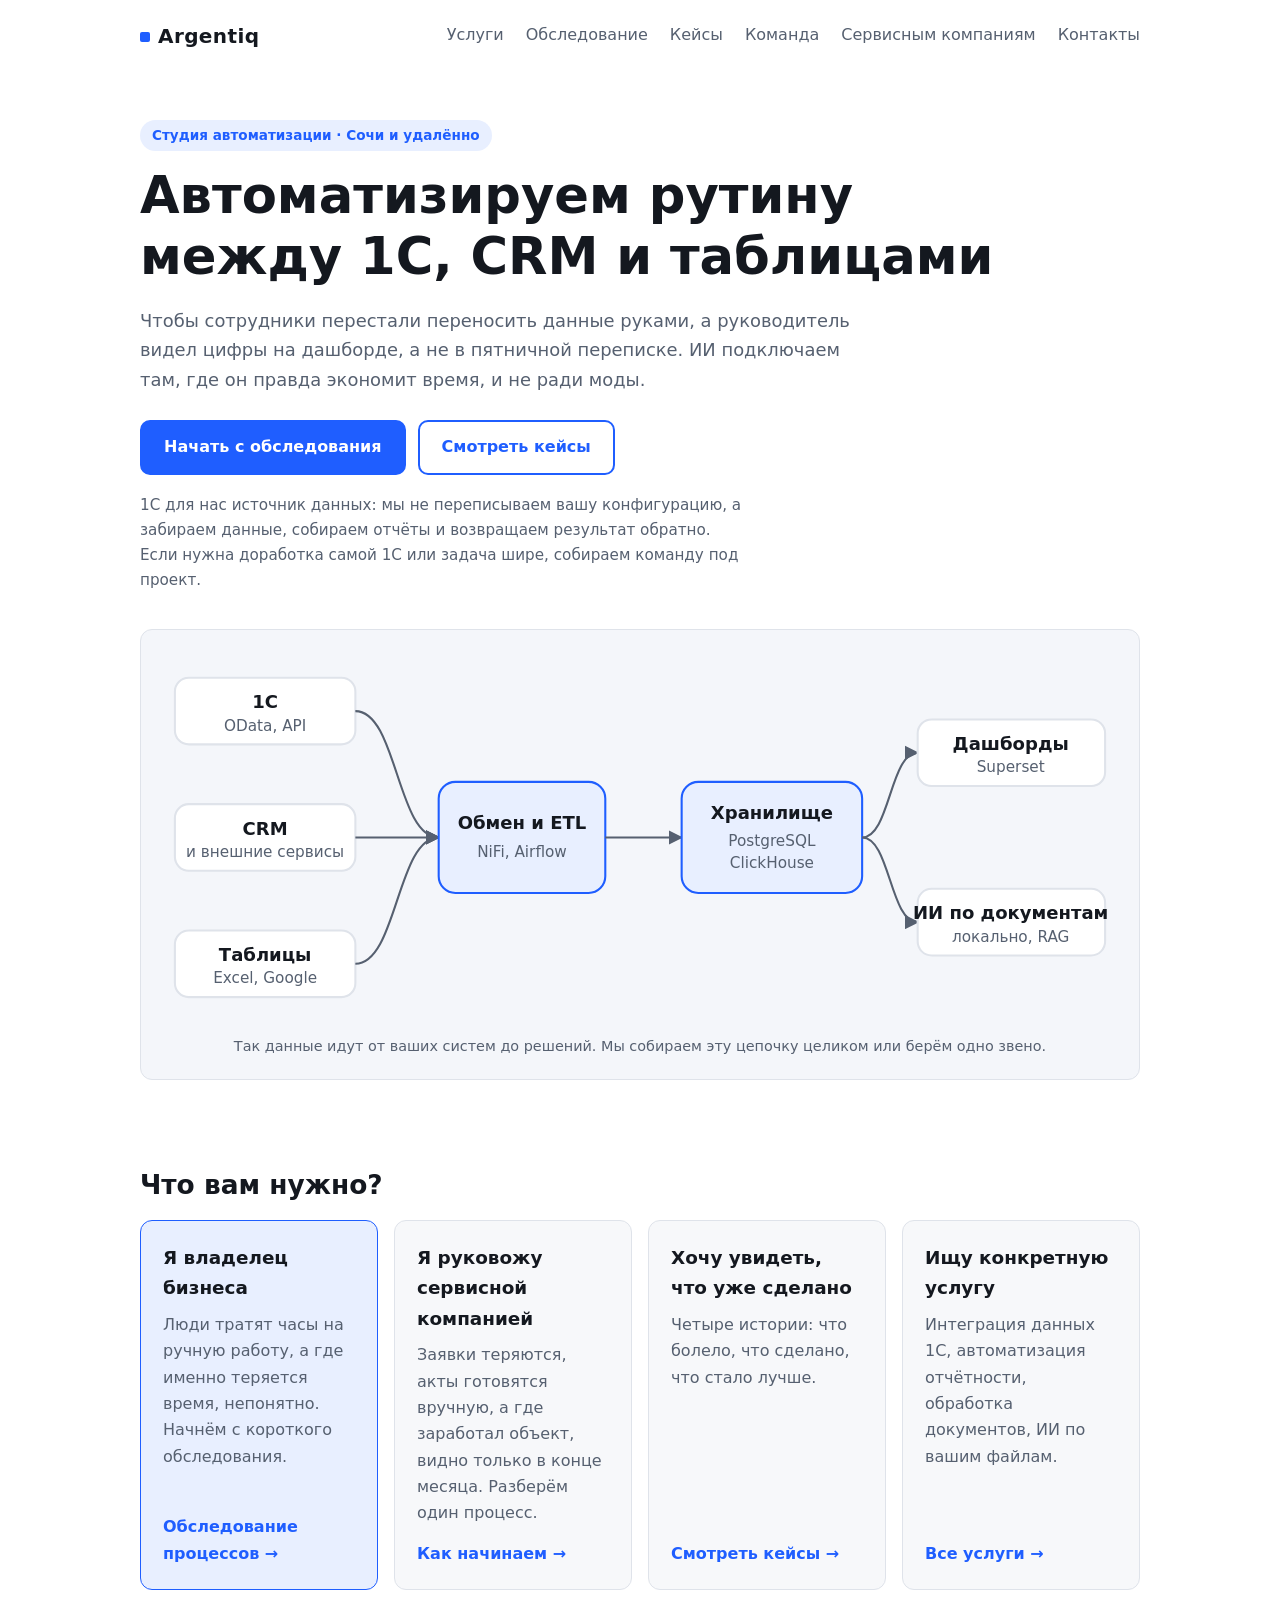
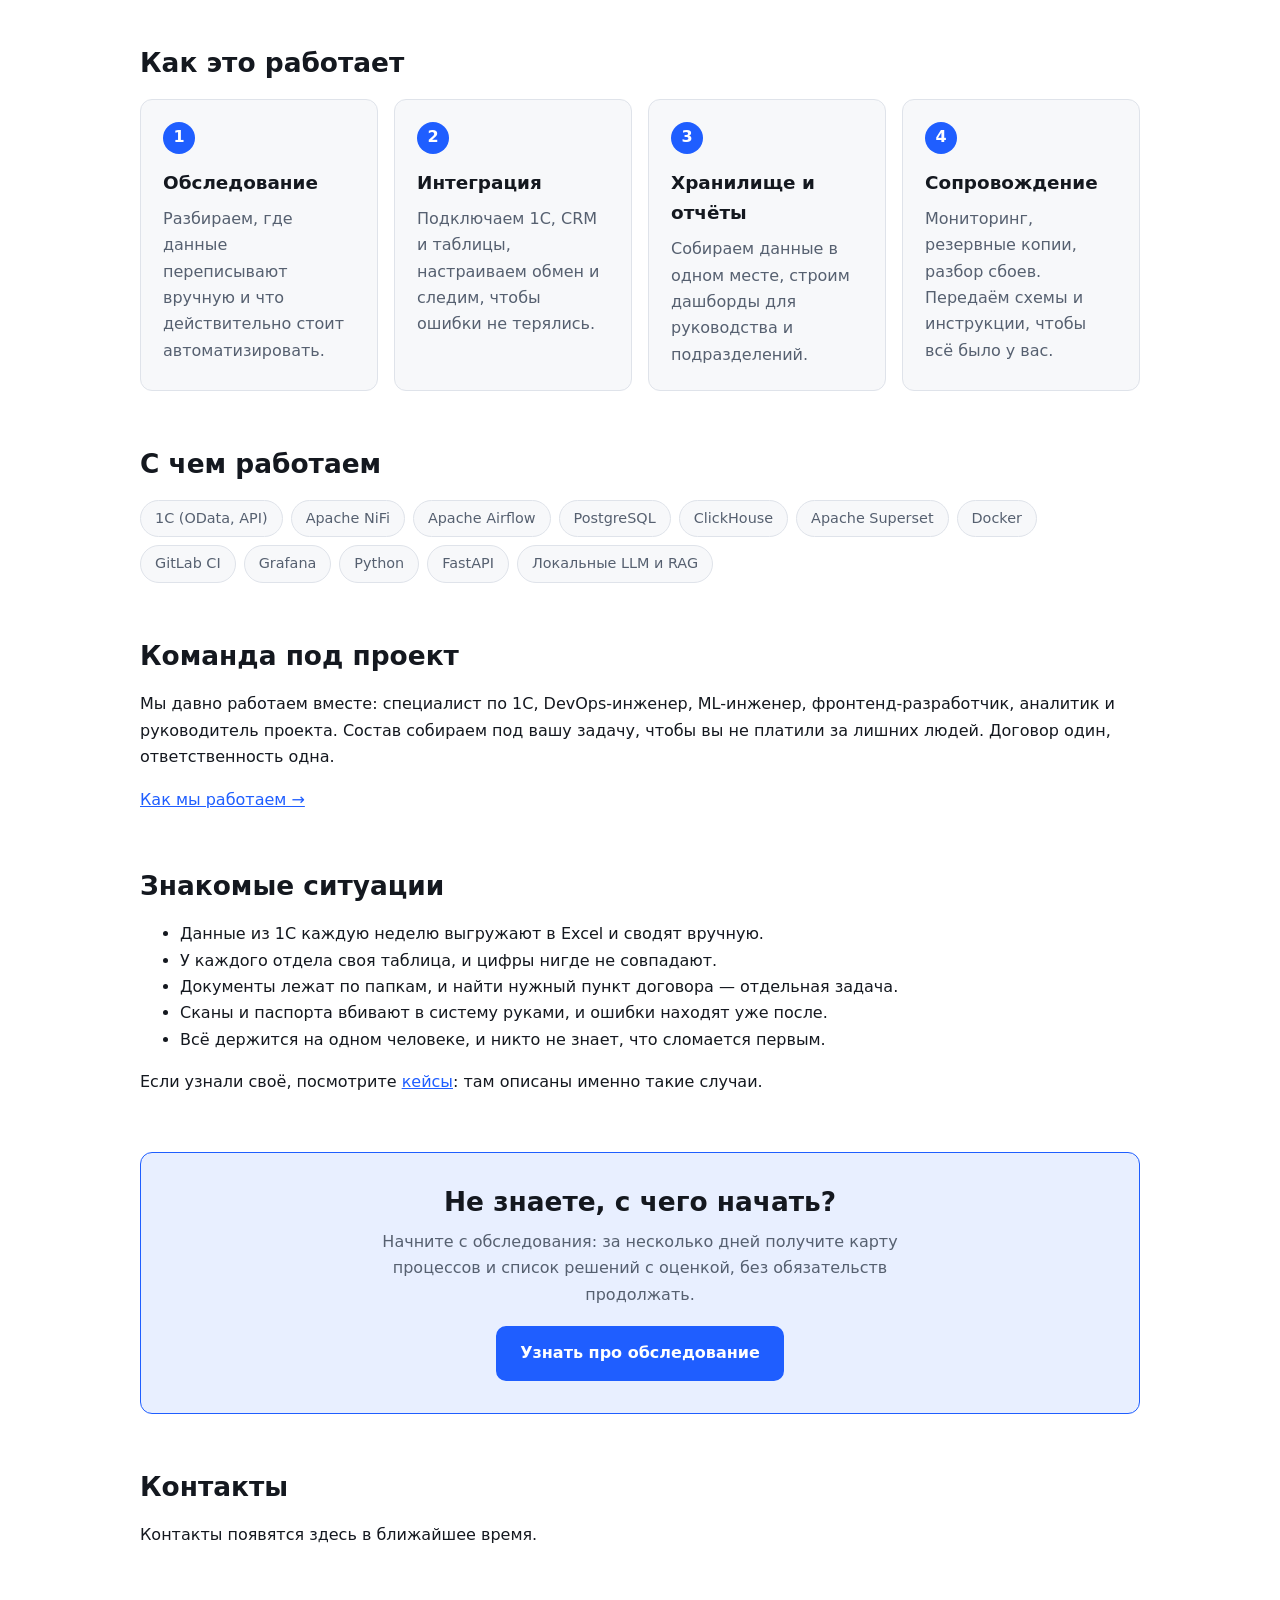
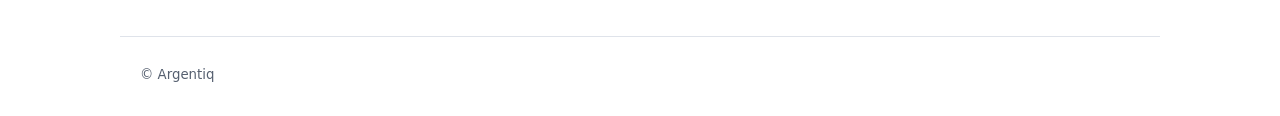
<file: index.html>
<!doctype html>
<html lang="ru">
<head>
  <meta charset="utf-8">
  <meta name="viewport" content="width=device-width, initial-scale=1">
  <title>Автоматизация бизнес-процессов и интеграция 1С — Argentiq</title>
  <meta name="description" content="Студия автоматизации: забираем данные из 1С, CRM и таблиц, собираем отчётность и дашборды, внедряем ИИ по документам. Сочи и удалённо.">
  <link rel="canonical" href="https://argentiq.ru/">
  <meta property="og:type" content="website">
  <meta property="og:locale" content="ru_RU">
  <meta property="og:title" content="Автоматизация бизнес-процессов и интеграция 1С — Argentiq">
  <meta property="og:description" content="Студия автоматизации. Меньше ручного переноса данных между 1С, CRM и таблицами. Отчётность, дашборды, ИИ по документам.">
  <meta property="og:url" content="https://argentiq.ru/">
  <link rel="stylesheet" href="/style.css">
  <script type="application/ld+json">
  {"@context":"https://schema.org","@type":"ProfessionalService","name":"Argentiq","url":"https://argentiq.ru/","description":"Студия автоматизации бизнес-процессов: интеграция данных 1С, CRM и API, отчётность и BI, ИИ-помощники по документам.","areaServed":["Сочи","Россия"],"knowsAbout":["интеграция 1С","автоматизация отчётности","интеграция данных","BI","RAG"]}
  </script>
</head>
<body>
  <header class="wrap">
    <a class="logo" href="/">Argentiq</a>
    <nav>
      <a href="/uslugi/">Услуги</a>
      <a href="/obsledovanie/">Обследование</a>
      <a href="/keysy/">Кейсы</a>
      <a href="/komanda/">Команда</a>
      <a href="/servisnym-kompaniyam/">Сервисным компаниям</a>
      <a href="#contacts">Контакты</a>
    </nav>
  </header>

  <main class="wrap">
    <section class="hero">
      <span class="eyebrow">Студия автоматизации · Сочи и удалённо</span>
      <h1>Автоматизируем рутину между 1С, CRM и таблицами</h1>
      <p>Чтобы сотрудники перестали переносить данные руками, а руководитель видел цифры на дашборде, а не в пятничной переписке. ИИ подключаем там, где он правда экономит время, и не ради моды.</p>
      <div class="hero-actions">
        <a class="btn" href="/obsledovanie/">Начать с обследования</a>
        <a class="btn btn-ghost" href="/keysy/">Смотреть кейсы</a>
      </div>
      <p class="hero-meta">1С для нас источник данных: мы не переписываем вашу конфигурацию, а забираем данные, собираем отчёты и возвращаем результат обратно. Если нужна доработка самой 1С или задача шире, собираем команду под проект.</p>

      <figure class="flow">
        <svg viewBox="0 0 690 270" role="img" aria-labelledby="flow-title flow-desc">
          <title id="flow-title">Как данные идут от ваших систем до решений</title>
          <desc id="flow-desc">Данные из 1С, CRM и таблиц проходят через обмен и ETL, попадают в хранилище и показываются в дашбордах или используются ИИ по документам.</desc>
          <defs>
            <marker id="arr" viewBox="0 0 10 10" refX="9" refY="5" markerWidth="7" markerHeight="7" orient="auto-start-reverse">
              <path class="arrow" d="M0 0 L10 5 L0 10 z"/>
            </marker>
          </defs>

          <!-- Источники -->
          <rect class="node" x="10" y="20" width="130" height="48" rx="10"/>
          <text x="75" y="42">1С</text><text class="sub" x="75" y="58">OData, API</text>
          <rect class="node" x="10" y="111" width="130" height="48" rx="10"/>
          <text x="75" y="133">CRM</text><text class="sub" x="75" y="149">и внешние сервисы</text>
          <rect class="node" x="10" y="202" width="130" height="48" rx="10"/>
          <text x="75" y="224">Таблицы</text><text class="sub" x="75" y="240">Excel, Google</text>

          <!-- Связи источников с ETL -->
          <path class="edge" d="M140 44 C170 44 170 135 200 135" marker-end="url(#arr)"/>
          <path class="edge" d="M140 135 H200" marker-end="url(#arr)"/>
          <path class="edge" d="M140 226 C170 226 170 135 200 135" marker-end="url(#arr)"/>

          <!-- ETL -->
          <rect class="node-core" x="200" y="95" width="120" height="80" rx="12"/>
          <text x="260" y="129">Обмен и ETL</text>
          <text class="sub" x="260" y="149">NiFi, Airflow</text>
          <path class="edge" d="M320 135 H375" marker-end="url(#arr)"/>

          <!-- Хранилище -->
          <rect class="node-core" x="375" y="95" width="130" height="80" rx="12"/>
          <text x="440" y="122">Хранилище</text>
          <text class="sub" x="440" y="141">PostgreSQL</text>
          <text class="sub" x="440" y="157">ClickHouse</text>

          <!-- Результаты -->
          <path class="edge" d="M505 135 C525 135 525 74 545 74" marker-end="url(#arr)"/>
          <path class="edge" d="M505 135 C525 135 525 196 545 196" marker-end="url(#arr)"/>
          <rect class="node" x="545" y="50" width="135" height="48" rx="10"/>
          <text x="612" y="72">Дашборды</text><text class="sub" x="612" y="88">Superset</text>
          <rect class="node" x="545" y="172" width="135" height="48" rx="10"/>
          <text x="612" y="194">ИИ по документам</text><text class="sub" x="612" y="210">локально, RAG</text>
        </svg>
        <figcaption>Так данные идут от ваших систем до решений. Мы собираем эту цепочку целиком или берём одно звено.</figcaption>
      </figure>
    </section>

    <section id="routes">
      <h2>Что вам нужно?</h2>
      <div class="grid">
        <a class="card card-primary" href="/obsledovanie/">
          <h3>Я владелец бизнеса</h3>
          <p>Люди тратят часы на ручную работу, а где именно теряется время, непонятно. Начнём с короткого обследования.</p>
          <span class="more">Обследование процессов →</span>
        </a>
        <a class="card" href="/servisnym-kompaniyam/">
          <h3>Я руковожу сервисной компанией</h3>
          <p>Заявки теряются, акты готовятся вручную, а где заработал объект, видно только в конце месяца. Разберём один процесс.</p>
          <span class="more">Как начинаем →</span>
        </a>
        <a class="card" href="/keysy/">
          <h3>Хочу увидеть, что уже сделано</h3>
          <p>Четыре истории: что болело, что сделано, что стало лучше.</p>
          <span class="more">Смотреть кейсы →</span>
        </a>
        <a class="card" href="/uslugi/">
          <h3>Ищу конкретную услугу</h3>
          <p>Интеграция данных 1С, автоматизация отчётности, обработка документов, ИИ по вашим файлам.</p>
          <span class="more">Все услуги →</span>
        </a>
      </div>
    </section>

    <section id="how">
      <h2>Как это работает</h2>
      <div class="grid">
        <div class="card">
          <span class="step-num">1</span>
          <h3>Обследование</h3>
          <p>Разбираем, где данные переписывают вручную и что действительно стоит автоматизировать.</p>
        </div>
        <div class="card">
          <span class="step-num">2</span>
          <h3>Интеграция</h3>
          <p>Подключаем 1С, CRM и таблицы, настраиваем обмен и следим, чтобы ошибки не терялись.</p>
        </div>
        <div class="card">
          <span class="step-num">3</span>
          <h3>Хранилище и отчёты</h3>
          <p>Собираем данные в одном месте, строим дашборды для руководства и подразделений.</p>
        </div>
        <div class="card">
          <span class="step-num">4</span>
          <h3>Сопровождение</h3>
          <p>Мониторинг, резервные копии, разбор сбоев. Передаём схемы и инструкции, чтобы всё было у вас.</p>
        </div>
      </div>
    </section>

    <section>
      <h2>С чем работаем</h2>
      <ul class="stack">
        <li>1С (OData, API)</li><li>Apache NiFi</li><li>Apache Airflow</li><li>PostgreSQL</li><li>ClickHouse</li><li>Apache Superset</li><li>Docker</li><li>GitLab CI</li><li>Grafana</li><li>Python</li><li>FastAPI</li><li>Локальные LLM и RAG</li>
      </ul>
    </section>

    <section>
      <h2>Команда под проект</h2>
      <p>Мы давно работаем вместе: специалист по 1С, DevOps-инженер, ML-инженер, фронтенд-разработчик, аналитик и руководитель проекта. Состав собираем под вашу задачу, чтобы вы не платили за лишних людей. Договор один, ответственность одна.</p>
      <p><a href="/komanda/">Как мы работаем →</a></p>
    </section>

    <section>
      <h2>Знакомые ситуации</h2>
      <ul>
        <li>Данные из 1С каждую неделю выгружают в Excel и сводят вручную.</li>
        <li>У каждого отдела своя таблица, и цифры нигде не совпадают.</li>
        <li>Документы лежат по папкам, и найти нужный пункт договора — отдельная задача.</li>
        <li>Сканы и паспорта вбивают в систему руками, и ошибки находят уже после.</li>
        <li>Всё держится на одном человеке, и никто не знает, что сломается первым.</li>
      </ul>
      <p>Если узнали своё, посмотрите <a href="/keysy/">кейсы</a>: там описаны именно такие случаи.</p>
    </section>

    <section class="cta-band">
      <h2>Не знаете, с чего начать?</h2>
      <p>Начните с обследования: за несколько дней получите карту процессов и список решений с оценкой, без обязательств продолжать.</p>
      <a class="btn" href="/obsledovanie/">Узнать про обследование</a>
    </section>

    <section id="contacts" class="contacts">
      <h2>Контакты</h2>
      <!-- TODO: подставить почту на домене и Telegram после согласования; затем сделать главную кнопку «Обсудить задачу» -->
      <p>Контакты появятся здесь в ближайшее время.</p>
    </section>
  </main>

  <footer class="wrap">
    <small>&copy; Argentiq</small>
  </footer>
</body>
</html>
</file>
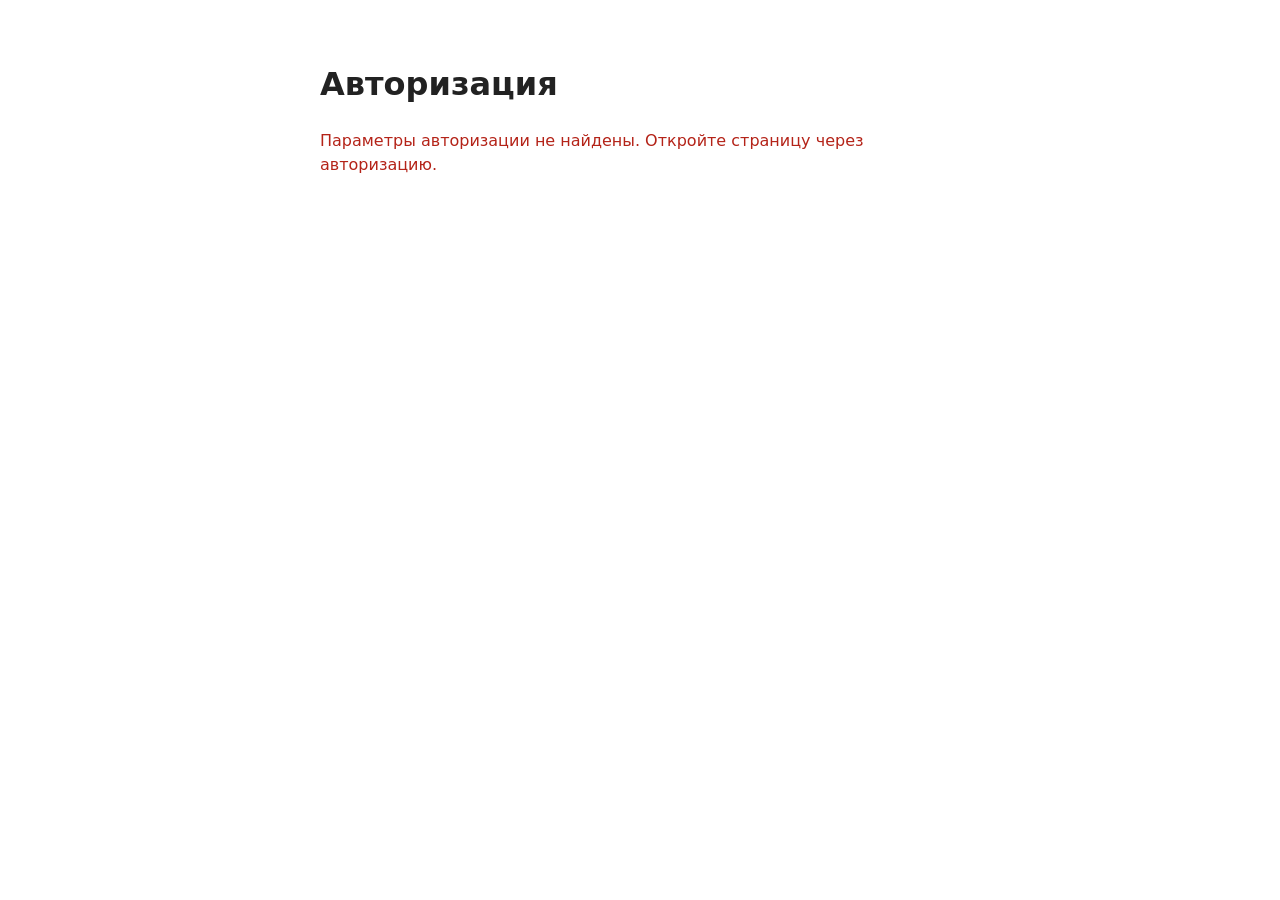
<file: callback/index.html>
<!DOCTYPE html>
<html lang="ru">
<head>
  <meta charset="UTF-8">
  <meta name="viewport" content="width=device-width, initial-scale=1.0">
  <meta name="robots" content="noindex">
  <meta name="referrer" content="no-referrer">
  <title>Авторизация</title>
  <style>
    body { font-family: system-ui, sans-serif; max-width: 640px; margin: 60px auto; padding: 0 20px; color: #222; line-height: 1.5; }
    code { background: #f2f2f2; padding: 2px 6px; border-radius: 4px; word-break: break-all; }
    .ok { color: #1a7f37; }
    .err { color: #b42318; }
  </style>
</head>
<body>
  <h1>Авторизация</h1>
  <div id="result">Обработка ответа...</div>

  <script>
    (function () {
      var params = new URLSearchParams(window.location.search);
      var code = params.get('code');
      var error = params.get('error');
      var errorDescription = params.get('error_description');
      var result = document.getElementById('result');

      if (code) {
        result.innerHTML =
          '<p class="ok">Доступ разрешён.</p>' +
          '<p>Код авторизации:</p>' +
          '<p><code id="code"></code></p>' +
          '<p>Скопируйте его и используйте для получения токена на сервере. Код одноразовый.</p>';
        document.getElementById('code').textContent = code;
      } else if (error) {
        result.innerHTML =
          '<p class="err">Доступ не предоставлен.</p>' +
          '<p>Причина: <code id="err"></code></p>';
        document.getElementById('err').textContent =
          errorDescription ? error + ' — ' + errorDescription : error;
      } else {
        result.innerHTML = '<p class="err">Параметры авторизации не найдены. Откройте страницу через авторизацию.</p>';
      }
    })();
  </script>
</body>
</html>
</file>
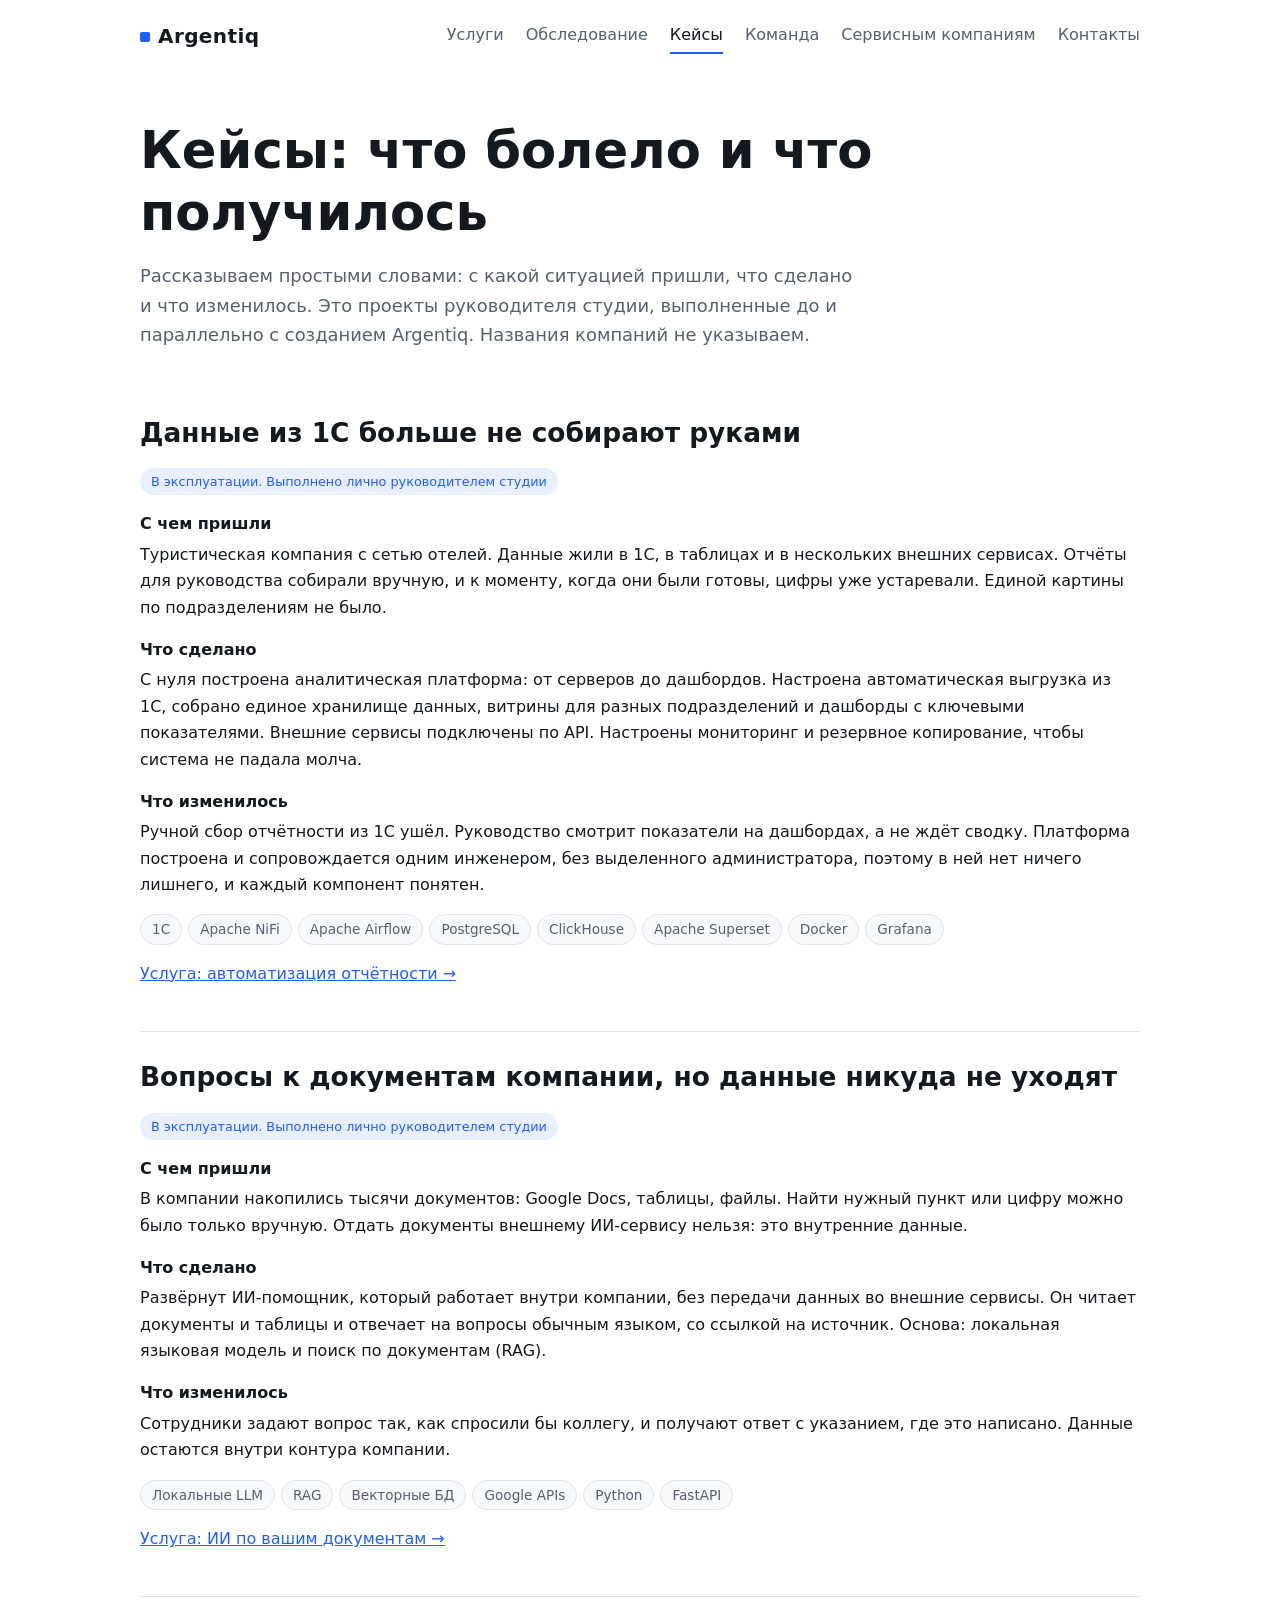
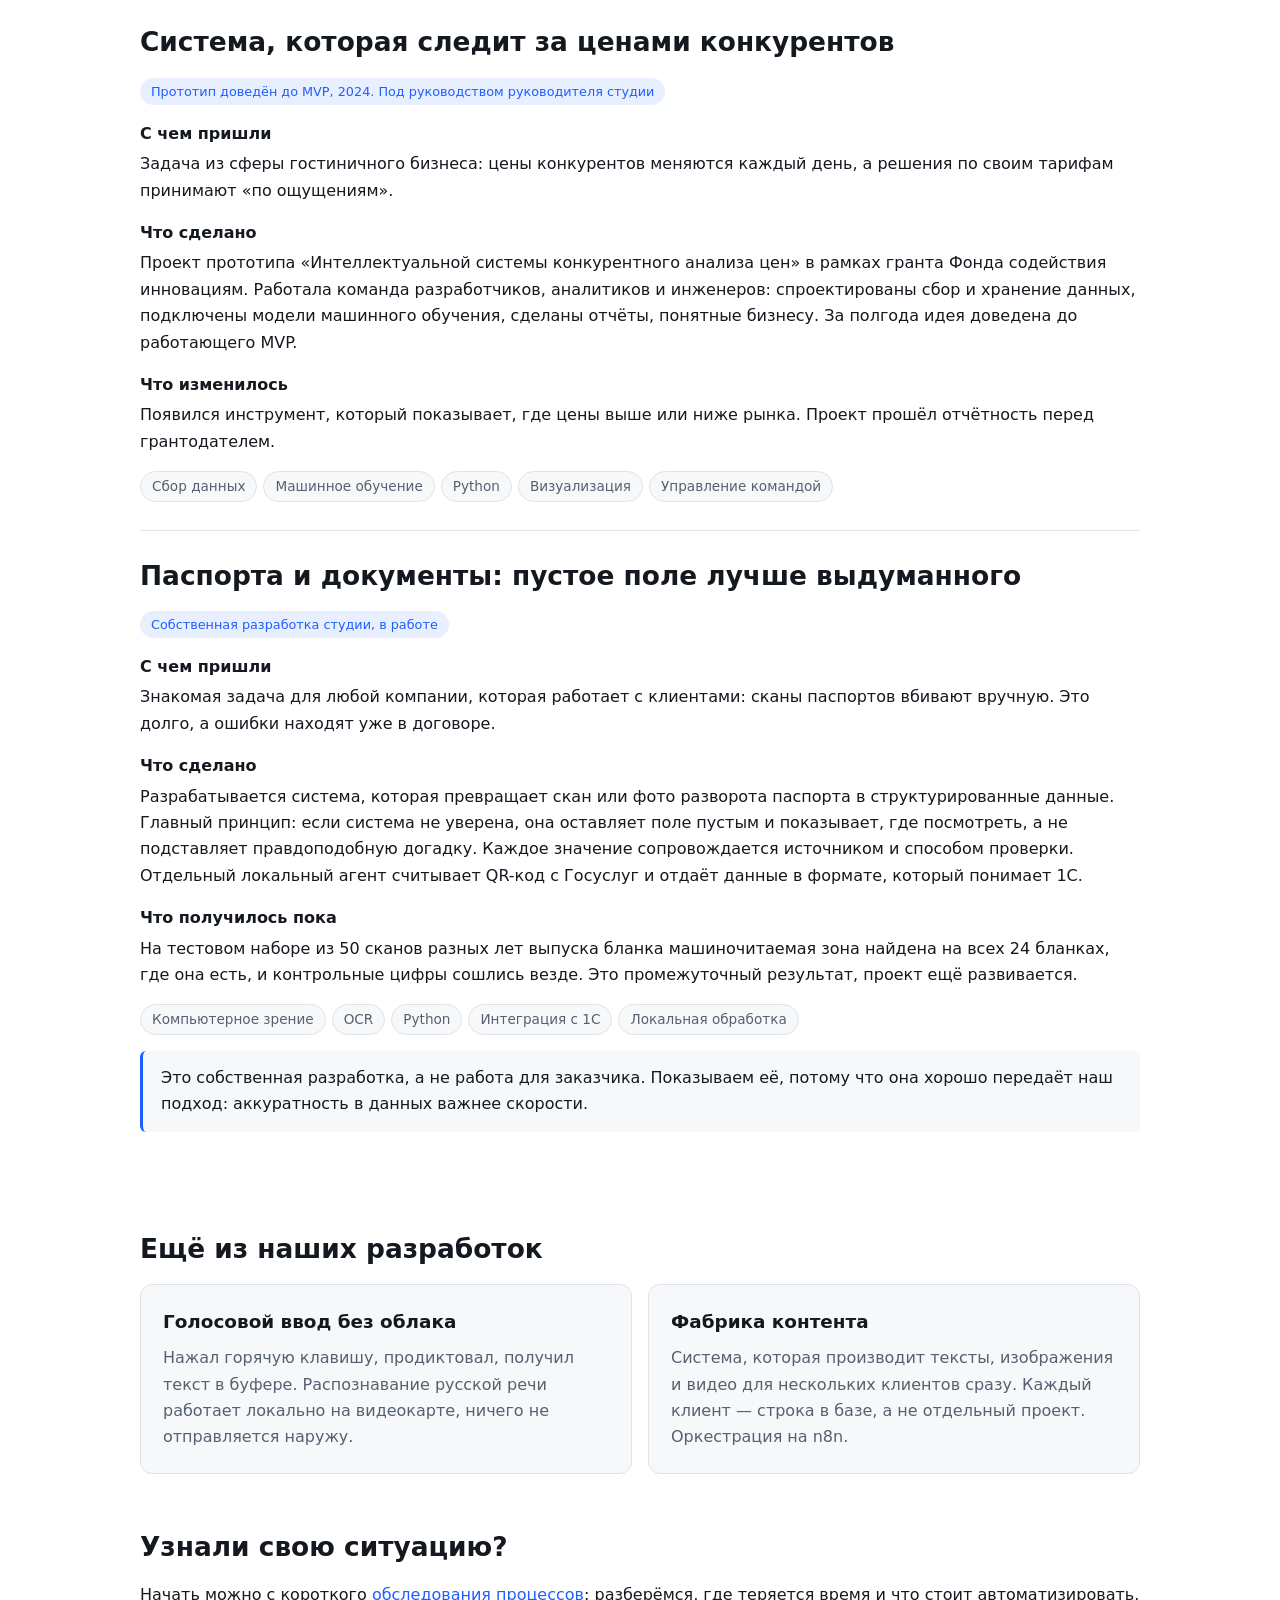
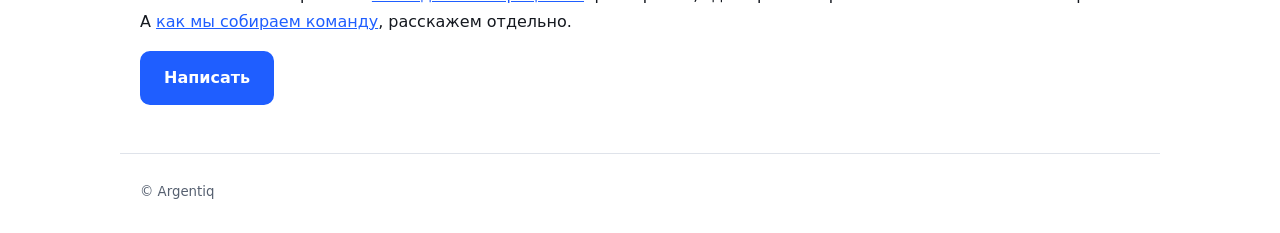
<file: keysy/index.html>
<!doctype html>
<html lang="ru">
<head>
  <meta charset="utf-8">
  <meta name="viewport" content="width=device-width, initial-scale=1">
  <title>Кейсы: автоматизация отчётности, BI и ИИ по документам</title>
  <meta name="description" content="Четыре истории: ETL из 1С и дашборды для туристической компании, ИИ по закрытым документам, ценовая аналитика, распознавание паспортов. Что болело и что сделано">
  <link rel="canonical" href="https://argentiq.ru/keysy/">
  <meta property="og:type" content="website">
  <meta property="og:locale" content="ru_RU">
  <meta property="og:title" content="Кейсы: автоматизация отчётности, BI и ИИ по документам">
  <meta property="og:url" content="https://argentiq.ru/keysy/">
  <link rel="stylesheet" href="/style.css">
</head>
<body>
  <header class="wrap">
    <a class="logo" href="/">Argentiq</a>
    <nav>
      <a href="/uslugi/">Услуги</a>
      <a href="/obsledovanie/">Обследование</a>
      <a href="/keysy/" aria-current="page">Кейсы</a>
      <a href="/komanda/">Команда</a>
      <a href="/servisnym-kompaniyam/">Сервисным компаниям</a>
      <a href="/#contacts">Контакты</a>
    </nav>
  </header>

  <main class="wrap">
    <section class="hero">
      <h1>Кейсы: что болело и что получилось</h1>
      <p>Рассказываем простыми словами: с какой ситуацией пришли, что сделано и что изменилось. Это проекты руководителя студии, выполненные до и параллельно с созданием Argentiq. Названия компаний не указываем.</p>
    </section>

    <!-- TODO: добавить измеримые результаты (часы в неделю, число источников, число пользователей) после ответов владельца сайта -->

    <article class="case" id="otchetnost">
      <h2>Данные из 1С больше не собирают руками</h2>
      <span class="status">В эксплуатации. Выполнено лично руководителем студии</span>
      <dl>
        <dt>С чем пришли</dt>
        <dd>Туристическая компания с сетью отелей. Данные жили в 1С, в таблицах и в нескольких внешних сервисах. Отчёты для руководства собирали вручную, и к моменту, когда они были готовы, цифры уже устаревали. Единой картины по подразделениям не было.</dd>
        <dt>Что сделано</dt>
        <dd>С нуля построена аналитическая платформа: от серверов до дашбордов. Настроена автоматическая выгрузка из 1С, собрано единое хранилище данных, витрины для разных подразделений и дашборды с ключевыми показателями. Внешние сервисы подключены по API. Настроены мониторинг и резервное копирование, чтобы система не падала молча.</dd>
        <dt>Что изменилось</dt>
        <dd>Ручной сбор отчётности из 1С ушёл. Руководство смотрит показатели на дашбордах, а не ждёт сводку. Платформа построена и сопровождается одним инженером, без выделенного администратора, поэтому в ней нет ничего лишнего, и каждый компонент понятен.</dd>
      </dl>
      <ul class="tags">
        <li>1С</li><li>Apache NiFi</li><li>Apache Airflow</li><li>PostgreSQL</li><li>ClickHouse</li><li>Apache Superset</li><li>Docker</li><li>Grafana</li>
      </ul>
      <p><a href="/uslugi/#otchetnost">Услуга: автоматизация отчётности →</a></p>
    </article>

    <article class="case" id="ii-po-dokumentam">
      <h2>Вопросы к документам компании, но данные никуда не уходят</h2>
      <span class="status">В эксплуатации. Выполнено лично руководителем студии</span>
      <dl>
        <dt>С чем пришли</dt>
        <dd>В компании накопились тысячи документов: Google Docs, таблицы, файлы. Найти нужный пункт или цифру можно было только вручную. Отдать документы внешнему ИИ-сервису нельзя: это внутренние данные.</dd>
        <dt>Что сделано</dt>
        <dd>Развёрнут ИИ-помощник, который работает внутри компании, без передачи данных во внешние сервисы. Он читает документы и таблицы и отвечает на вопросы обычным языком, со ссылкой на источник. Основа: локальная языковая модель и поиск по документам (RAG).</dd>
        <dt>Что изменилось</dt>
        <dd>Сотрудники задают вопрос так, как спросили бы коллегу, и получают ответ с указанием, где это написано. Данные остаются внутри контура компании.</dd>
      </dl>
      <ul class="tags">
        <li>Локальные LLM</li><li>RAG</li><li>Векторные БД</li><li>Google APIs</li><li>Python</li><li>FastAPI</li>
      </ul>
      <p><a href="/uslugi/#ii-dokumenty">Услуга: ИИ по вашим документам →</a></p>
    </article>

    <article class="case" id="ceny">
      <h2>Система, которая следит за ценами конкурентов</h2>
      <span class="status">Прототип доведён до MVP, 2024. Под руководством руководителя студии</span>
      <dl>
        <dt>С чем пришли</dt>
        <dd>Задача из сферы гостиничного бизнеса: цены конкурентов меняются каждый день, а решения по своим тарифам принимают «по ощущениям».</dd>
        <dt>Что сделано</dt>
        <dd>Проект прототипа «Интеллектуальной системы конкурентного анализа цен» в рамках гранта Фонда содействия инновациям. Работала команда разработчиков, аналитиков и инженеров: спроектированы сбор и хранение данных, подключены модели машинного обучения, сделаны отчёты, понятные бизнесу. За полгода идея доведена до работающего MVP.</dd>
        <dt>Что изменилось</dt>
        <dd>Появился инструмент, который показывает, где цены выше или ниже рынка. Проект прошёл отчётность перед грантодателем.</dd>
      </dl>
      <ul class="tags">
        <li>Сбор данных</li><li>Машинное обучение</li><li>Python</li><li>Визуализация</li><li>Управление командой</li>
      </ul>
    </article>

    <article class="case" id="dokumenty">
      <h2>Паспорта и документы: пустое поле лучше выдуманного</h2>
      <span class="status">Собственная разработка студии, в работе</span>
      <dl>
        <dt>С чем пришли</dt>
        <dd>Знакомая задача для любой компании, которая работает с клиентами: сканы паспортов вбивают вручную. Это долго, а ошибки находят уже в договоре.</dd>
        <dt>Что сделано</dt>
        <dd>Разрабатывается система, которая превращает скан или фото разворота паспорта в структурированные данные. Главный принцип: если система не уверена, она оставляет поле пустым и показывает, где посмотреть, а не подставляет правдоподобную догадку. Каждое значение сопровождается источником и способом проверки. Отдельный локальный агент считывает QR-код с Госуслуг и отдаёт данные в формате, который понимает 1С.</dd>
        <dt>Что получилось пока</dt>
        <dd>На тестовом наборе из 50 сканов разных лет выпуска бланка машиночитаемая зона найдена на всех 24 бланках, где она есть, и контрольные цифры сошлись везде. Это промежуточный результат, проект ещё развивается.</dd>
      </dl>
      <ul class="tags">
        <li>Компьютерное зрение</li><li>OCR</li><li>Python</li><li>Интеграция с 1С</li><li>Локальная обработка</li>
      </ul>
      <p class="note">Это собственная разработка, а не работа для заказчика. Показываем её, потому что она хорошо передаёт наш подход: аккуратность в данных важнее скорости.</p>
    </article>

    <section>
      <h2>Ещё из наших разработок</h2>
      <div class="grid">
        <div class="card">
          <h3>Голосовой ввод без облака</h3>
          <p>Нажал горячую клавишу, продиктовал, получил текст в буфере. Распознавание русской речи работает локально на видеокарте, ничего не отправляется наружу.</p>
        </div>
        <div class="card">
          <h3>Фабрика контента</h3>
          <p>Система, которая производит тексты, изображения и видео для нескольких клиентов сразу. Каждый клиент — строка в базе, а не отдельный проект. Оркестрация на n8n.</p>
        </div>
      </div>
    </section>

    <section>
      <h2>Узнали свою ситуацию?</h2>
      <p>Начать можно с короткого <a href="/obsledovanie/">обследования процессов</a>: разберёмся, где теряется время и что стоит автоматизировать. А <a href="/komanda/">как мы собираем команду</a>, расскажем отдельно.</p>
      <p><a class="btn" href="/#contacts">Написать</a></p>
    </section>
  </main>

  <footer class="wrap">
    <small>&copy; Argentiq</small>
  </footer>
</body>
</html>
</file>
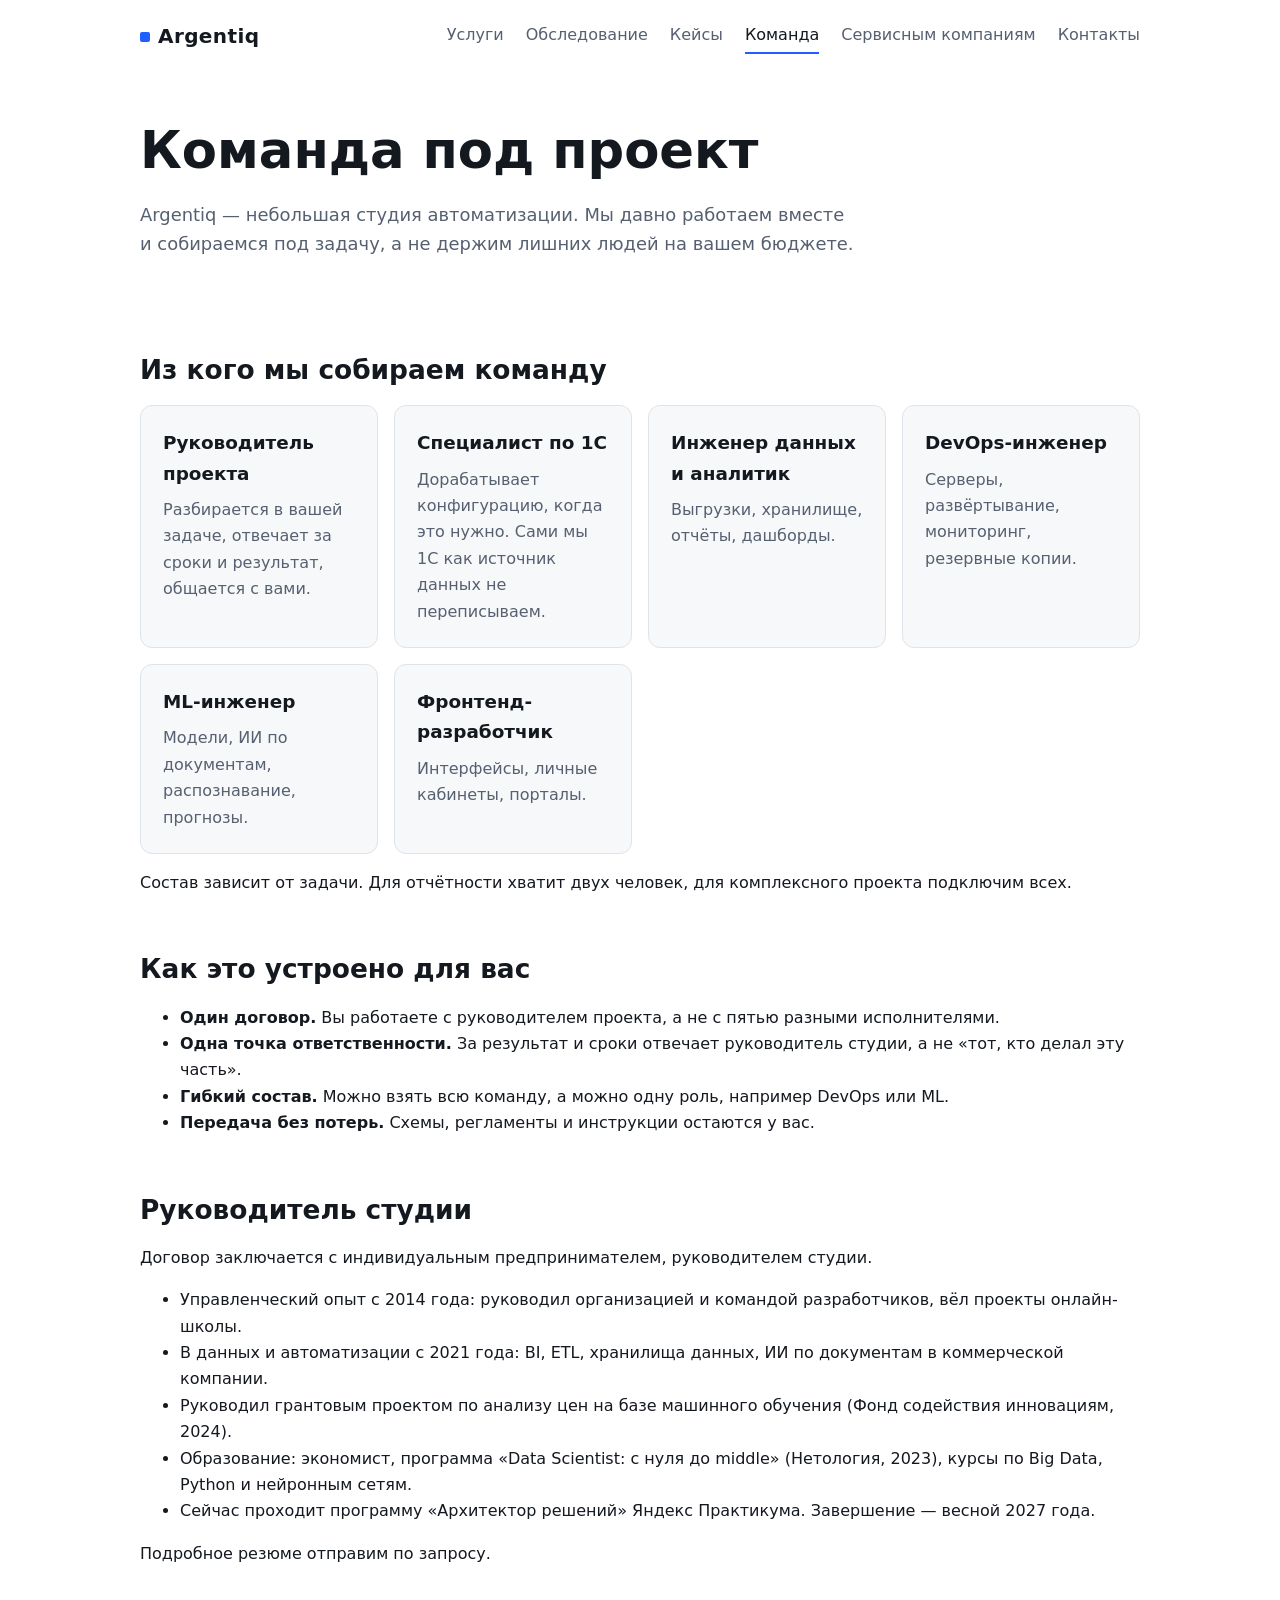
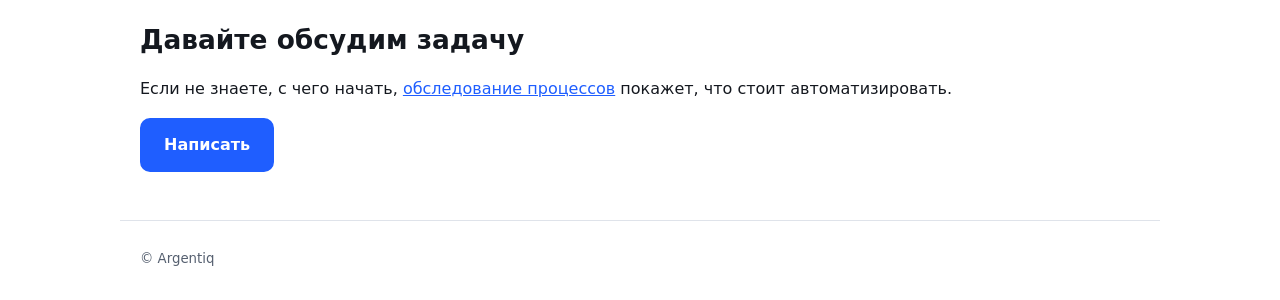
<file: komanda/index.html>
<!doctype html>
<html lang="ru">
<head>
  <meta charset="utf-8">
  <meta name="viewport" content="width=device-width, initial-scale=1">
  <title>Команда Argentiq: студия автоматизации под проект</title>
  <meta name="description" content="Студия автоматизации: специалисты по 1С, данным, DevOps, ML и фронтенду собираются под проект. Один договор, одна точка ответственности.">
  <link rel="canonical" href="https://argentiq.ru/komanda/">
  <meta property="og:type" content="website">
  <meta property="og:locale" content="ru_RU">
  <meta property="og:title" content="Команда Argentiq: студия автоматизации под проект">
  <meta property="og:url" content="https://argentiq.ru/komanda/">
  <link rel="stylesheet" href="/style.css">
</head>
<body>
  <header class="wrap">
    <a class="logo" href="/">Argentiq</a>
    <nav>
      <a href="/uslugi/">Услуги</a>
      <a href="/obsledovanie/">Обследование</a>
      <a href="/keysy/">Кейсы</a>
      <a href="/komanda/" aria-current="page">Команда</a>
      <a href="/servisnym-kompaniyam/">Сервисным компаниям</a>
      <a href="/#contacts">Контакты</a>
    </nav>
  </header>

  <main class="wrap">
    <section class="hero">
      <h1>Команда под проект</h1>
      <p>Argentiq — небольшая студия автоматизации. Мы давно работаем вместе и собираемся под задачу, а не держим лишних людей на вашем бюджете.</p>
    </section>

    <section>
      <h2>Из кого мы собираем команду</h2>
      <div class="grid">
        <div class="card"><h3>Руководитель проекта</h3><p>Разбирается в вашей задаче, отвечает за сроки и результат, общается с вами.</p></div>
        <div class="card"><h3>Специалист по 1С</h3><p>Дорабатывает конфигурацию, когда это нужно. Сами мы 1С как источник данных не переписываем.</p></div>
        <div class="card"><h3>Инженер данных и аналитик</h3><p>Выгрузки, хранилище, отчёты, дашборды.</p></div>
        <div class="card"><h3>DevOps-инженер</h3><p>Серверы, развёртывание, мониторинг, резервные копии.</p></div>
        <div class="card"><h3>ML-инженер</h3><p>Модели, ИИ по документам, распознавание, прогнозы.</p></div>
        <div class="card"><h3>Фронтенд-разработчик</h3><p>Интерфейсы, личные кабинеты, порталы.</p></div>
      </div>
      <p>Состав зависит от задачи. Для отчётности хватит двух человек, для комплексного проекта подключим всех.</p>
    </section>

    <section>
      <h2>Как это устроено для вас</h2>
      <ul>
        <li><strong>Один договор.</strong> Вы работаете с руководителем проекта, а не с пятью разными исполнителями.</li>
        <li><strong>Одна точка ответственности.</strong> За результат и сроки отвечает руководитель студии, а не «тот, кто делал эту часть».</li>
        <li><strong>Гибкий состав.</strong> Можно взять всю команду, а можно одну роль, например DevOps или ML.</li>
        <li><strong>Передача без потерь.</strong> Схемы, регламенты и инструкции остаются у вас.</li>
      </ul>
    </section>

    <section id="ip">
      <h2>Руководитель студии</h2>
      <p>Договор заключается с индивидуальным предпринимателем, руководителем студии.</p>
      <!-- TODO: добавить ФИО, ИНН и ОГРНИП после согласования -->
      <ul>
        <li>Управленческий опыт с 2014 года: руководил организацией и командой разработчиков, вёл проекты онлайн-школы.</li>
        <li>В данных и автоматизации с 2021 года: BI, ETL, хранилища данных, ИИ по документам в коммерческой компании.</li>
        <li>Руководил грантовым проектом по анализу цен на базе машинного обучения (Фонд содействия инновациям, 2024).</li>
        <li>Образование: экономист, программа «Data Scientist: с нуля до middle» (Нетология, 2023), курсы по Big Data, Python и нейронным сетям.</li>
        <li>Сейчас проходит программу «Архитектор решений» Яндекс Практикума. Завершение — весной 2027 года.</li>
      </ul>
      <p>Подробное резюме отправим по запросу.</p>
    </section>

    <section>
      <h2>Давайте обсудим задачу</h2>
      <p>Если не знаете, с чего начать, <a href="/obsledovanie/">обследование процессов</a> покажет, что стоит автоматизировать.</p>
      <p><a class="btn" href="/#contacts">Написать</a></p>
    </section>
  </main>

  <footer class="wrap">
    <small>&copy; Argentiq</small>
  </footer>
</body>
</html>
</file>
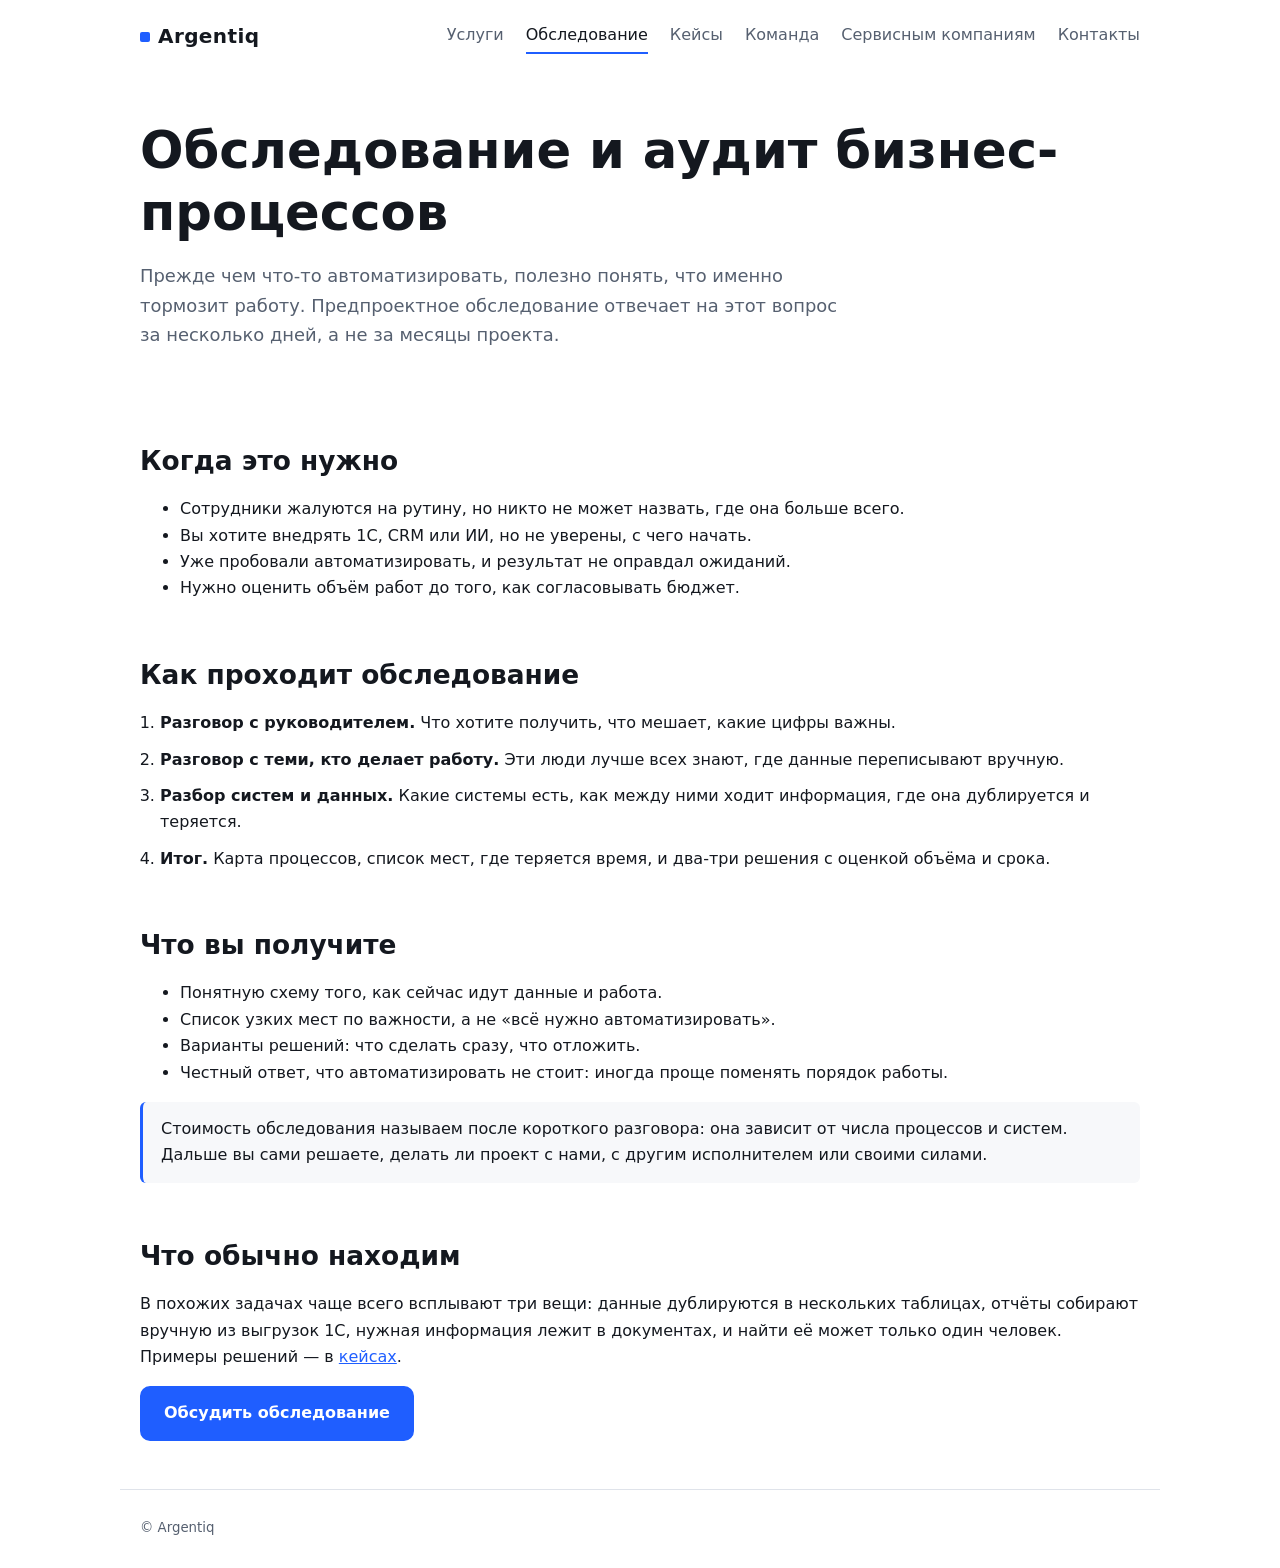
<file: obsledovanie/index.html>
<!doctype html>
<html lang="ru">
<head>
  <meta charset="utf-8">
  <meta name="viewport" content="width=device-width, initial-scale=1">
  <title>Обследование и аудит бизнес-процессов перед автоматизацией</title>
  <meta name="description" content="Предпроектное обследование и аудит бизнес-процессов: находим, где теряется время, и что стоит автоматизировать, а что нет. Карта процессов и план решений.">
  <link rel="canonical" href="https://argentiq.ru/obsledovanie/">
  <meta property="og:type" content="website">
  <meta property="og:locale" content="ru_RU">
  <meta property="og:title" content="Обследование и аудит бизнес-процессов перед автоматизацией">
  <meta property="og:url" content="https://argentiq.ru/obsledovanie/">
  <link rel="stylesheet" href="/style.css">
</head>
<body>
  <header class="wrap">
    <a class="logo" href="/">Argentiq</a>
    <nav>
      <a href="/uslugi/">Услуги</a>
      <a href="/obsledovanie/" aria-current="page">Обследование</a>
      <a href="/keysy/">Кейсы</a>
      <a href="/komanda/">Команда</a>
      <a href="/servisnym-kompaniyam/">Сервисным компаниям</a>
      <a href="/#contacts">Контакты</a>
    </nav>
  </header>

  <main class="wrap">
    <section class="hero">
      <h1>Обследование и аудит бизнес-процессов</h1>
      <p>Прежде чем что-то автоматизировать, полезно понять, что именно тормозит работу. Предпроектное обследование отвечает на этот вопрос за несколько дней, а не за месяцы проекта.</p>
    </section>

    <section>
      <h2>Когда это нужно</h2>
      <ul>
        <li>Сотрудники жалуются на рутину, но никто не может назвать, где она больше всего.</li>
        <li>Вы хотите внедрять 1С, CRM или ИИ, но не уверены, с чего начать.</li>
        <li>Уже пробовали автоматизировать, и результат не оправдал ожиданий.</li>
        <li>Нужно оценить объём работ до того, как согласовывать бюджет.</li>
      </ul>
    </section>

    <section>
      <h2>Как проходит обследование</h2>
      <ol class="steps">
        <li><strong>Разговор с руководителем.</strong> Что хотите получить, что мешает, какие цифры важны.</li>
        <li><strong>Разговор с теми, кто делает работу.</strong> Эти люди лучше всех знают, где данные переписывают вручную.</li>
        <li><strong>Разбор систем и данных.</strong> Какие системы есть, как между ними ходит информация, где она дублируется и теряется.</li>
        <li><strong>Итог.</strong> Карта процессов, список мест, где теряется время, и два-три решения с оценкой объёма и срока.</li>
      </ol>
    </section>

    <section>
      <h2>Что вы получите</h2>
      <ul>
        <li>Понятную схему того, как сейчас идут данные и работа.</li>
        <li>Список узких мест по важности, а не «всё нужно автоматизировать».</li>
        <li>Варианты решений: что сделать сразу, что отложить.</li>
        <li>Честный ответ, что автоматизировать не стоит: иногда проще поменять порядок работы.</li>
      </ul>
      <p class="note">Стоимость обследования называем после короткого разговора: она зависит от числа процессов и систем. Дальше вы сами решаете, делать ли проект с нами, с другим исполнителем или своими силами.</p>
    </section>

    <section>
      <h2>Что обычно находим</h2>
      <p>В похожих задачах чаще всего всплывают три вещи: данные дублируются в нескольких таблицах, отчёты собирают вручную из выгрузок 1С, нужная информация лежит в документах, и найти её может только один человек. Примеры решений — в <a href="/keysy/">кейсах</a>.</p>
      <p><a class="btn" href="/#contacts">Обсудить обследование</a></p>
    </section>
  </main>

  <footer class="wrap">
    <small>&copy; Argentiq</small>
  </footer>
</body>
</html>
</file>
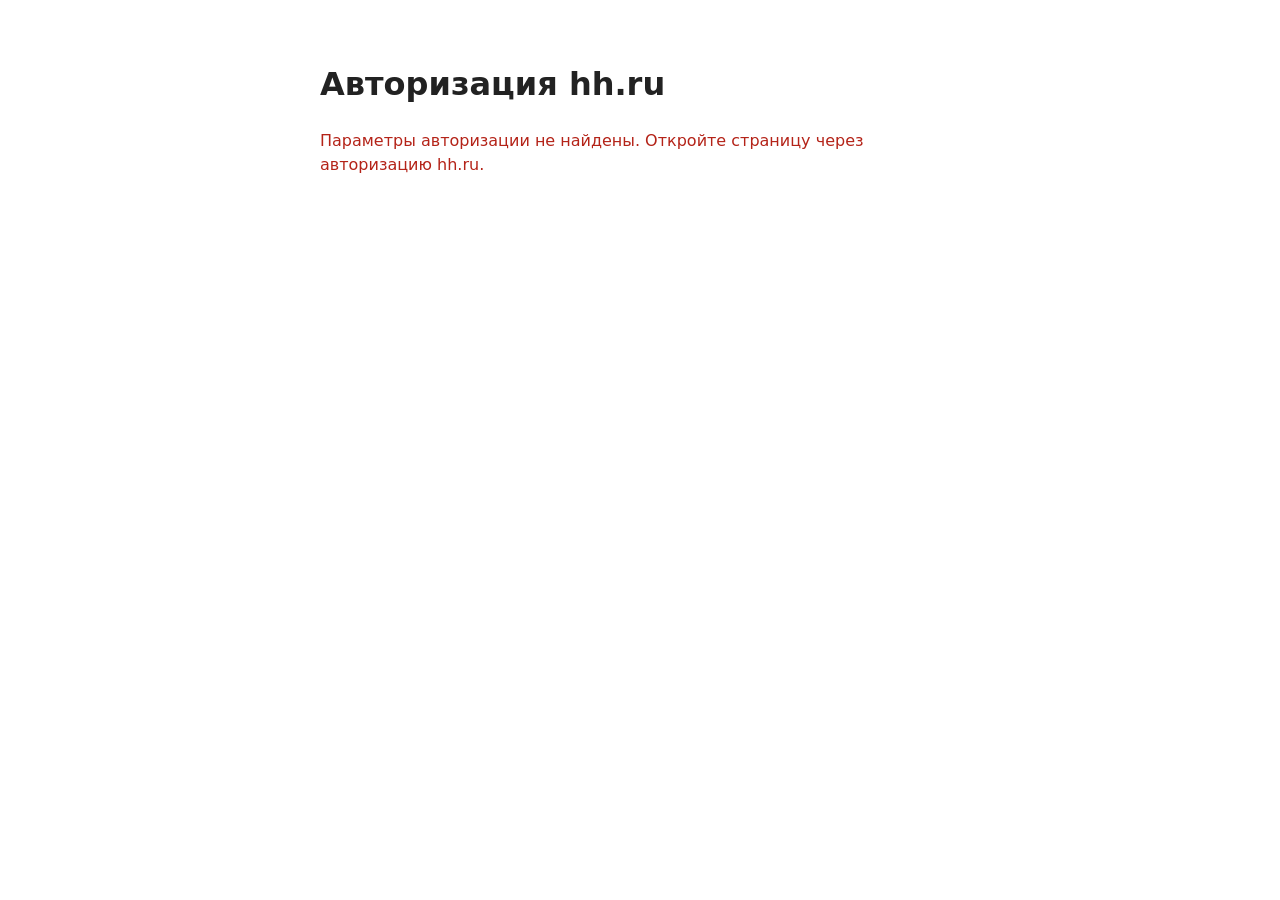
<file: page/index.html>
<!DOCTYPE html>
<html lang="ru">
<head>
  <meta charset="UTF-8">
  <meta name="viewport" content="width=device-width, initial-scale=1.0">
  <meta name="robots" content="noindex">
  <meta name="referrer" content="no-referrer">
  <title>Авторизация hh.ru</title>
  <style>
    body { font-family: system-ui, sans-serif; max-width: 640px; margin: 60px auto; padding: 0 20px; color: #222; line-height: 1.5; }
    code { background: #f2f2f2; padding: 2px 6px; border-radius: 4px; word-break: break-all; }
    .ok { color: #1a7f37; }
    .err { color: #b42318; }
  </style>
</head>
<body>
  <h1>Авторизация hh.ru</h1>
  <div id="result">Обработка ответа...</div>

  <script>
    (function () {
      var params = new URLSearchParams(window.location.search);
      var code = params.get('code');
      var error = params.get('error');
      var errorDescription = params.get('error_description');
      var result = document.getElementById('result');

      if (code) {
        result.innerHTML =
          '<p class="ok">Доступ разрешён.</p>' +
          '<p>Код авторизации:</p>' +
          '<p><code id="code"></code></p>' +
          '<p>Скопируйте его и используйте для получения токена на сервере. Код одноразовый.</p>';
        document.getElementById('code').textContent = code;
      } else if (error) {
        result.innerHTML =
          '<p class="err">Доступ не предоставлен.</p>' +
          '<p>Причина: <code id="err"></code></p>';
        document.getElementById('err').textContent =
          errorDescription ? error + ' — ' + errorDescription : error;
      } else {
        result.innerHTML = '<p class="err">Параметры авторизации не найдены. Откройте страницу через авторизацию hh.ru.</p>';
      }
    })();
  </script>
</body>
</html>
</file>
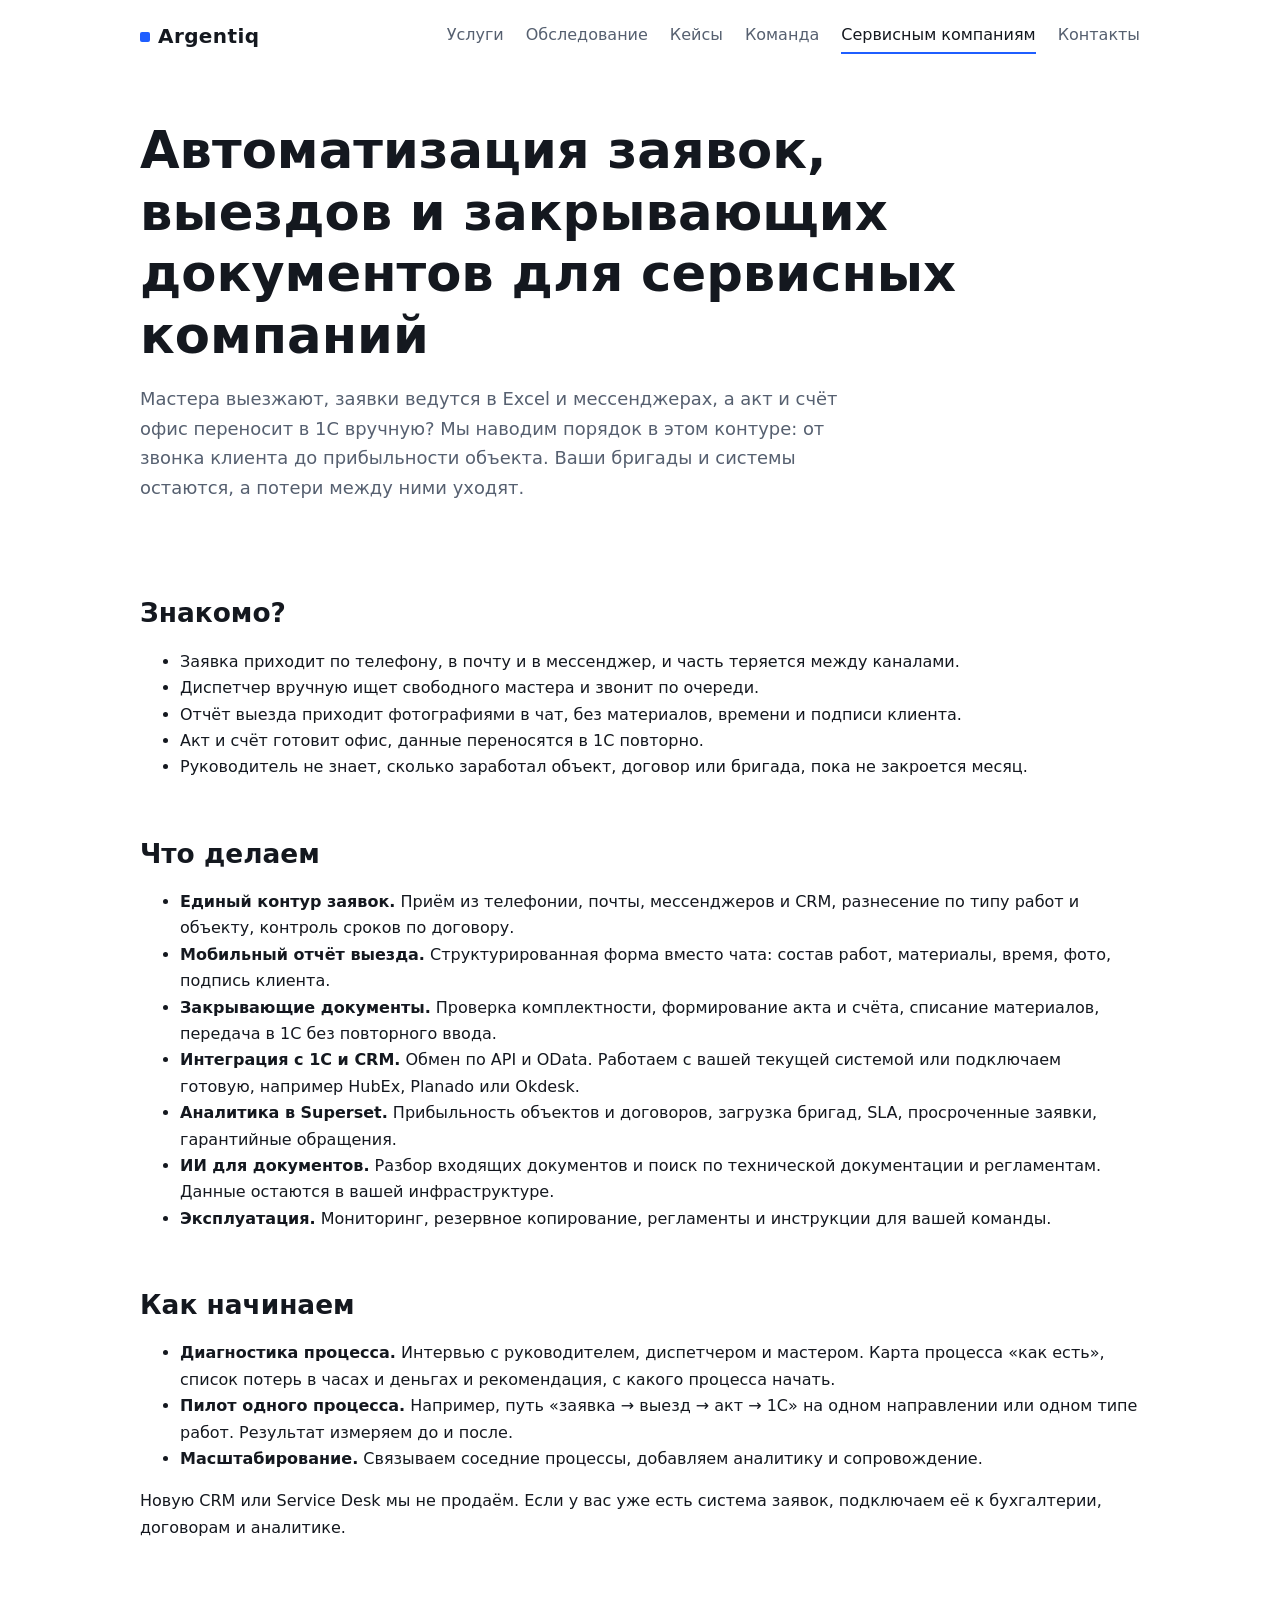
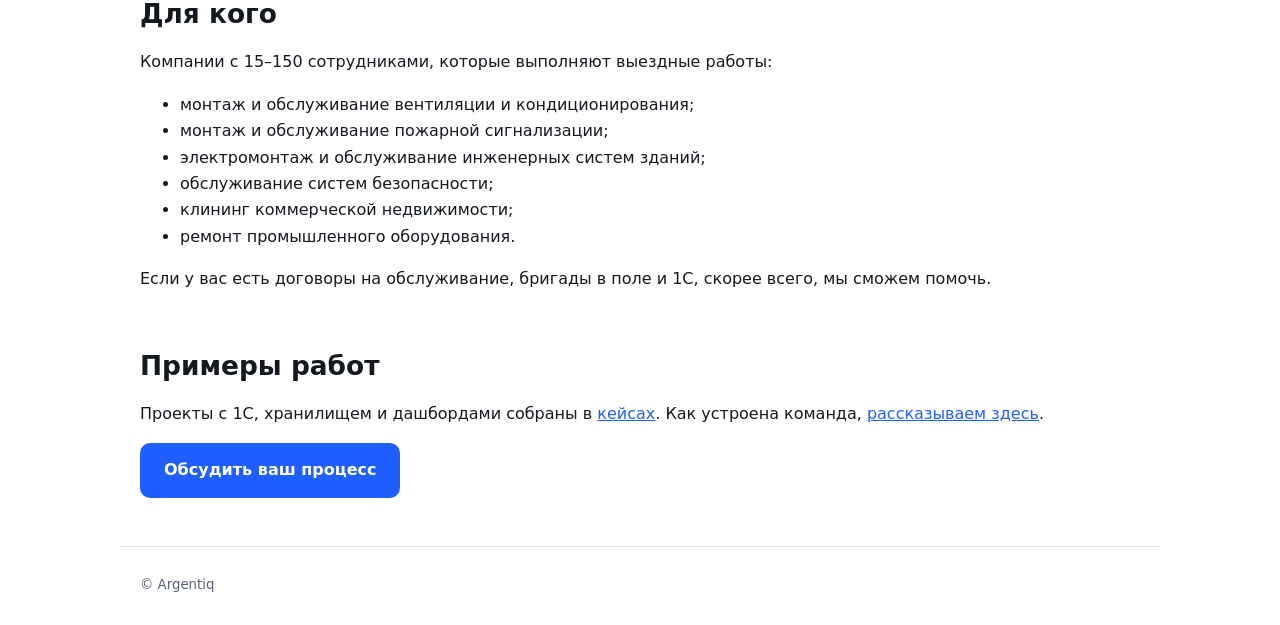
<file: servisnym-kompaniyam/index.html>
<!doctype html>
<html lang="ru">
<head>
  <meta charset="utf-8">
  <meta name="viewport" content="width=device-width, initial-scale=1">
  <title>Автоматизация заявок, выездов и закрывающих документов для сервисных компаний</title>
  <meta name="description" content="Для сервисных компаний с выездными бригадами: единый контур заявок, мобильные отчёты выездов, акты и счета без двойного ввода в 1С, аналитика прибыльности объектов.">
  <link rel="canonical" href="https://argentiq.ru/servisnym-kompaniyam/">
  <meta property="og:type" content="website">
  <meta property="og:locale" content="ru_RU">
  <meta property="og:title" content="Автоматизация заявок, выездов и закрывающих документов для сервисных компаний">
  <meta property="og:url" content="https://argentiq.ru/servisnym-kompaniyam/">
  <link rel="stylesheet" href="/style.css">
</head>
<body>
  <header class="wrap">
    <a class="logo" href="/">Argentiq</a>
    <nav>
      <a href="/uslugi/">Услуги</a>
      <a href="/obsledovanie/">Обследование</a>
      <a href="/keysy/">Кейсы</a>
      <a href="/komanda/">Команда</a>
      <a href="/servisnym-kompaniyam/" aria-current="page">Сервисным компаниям</a>
      <a href="/#contacts">Контакты</a>
    </nav>
  </header>

  <main class="wrap">
    <section class="hero">
      <h1>Автоматизация заявок, выездов и закрывающих документов для сервисных компаний</h1>
      <p>Мастера выезжают, заявки ведутся в Excel и мессенджерах, а акт и счёт офис переносит в 1С вручную? Мы наводим порядок в этом контуре: от звонка клиента до прибыльности объекта. Ваши бригады и системы остаются, а потери между ними уходят.</p>
    </section>

    <section>
      <h2>Знакомо?</h2>
      <ul>
        <li>Заявка приходит по телефону, в почту и в мессенджер, и часть теряется между каналами.</li>
        <li>Диспетчер вручную ищет свободного мастера и звонит по очереди.</li>
        <li>Отчёт выезда приходит фотографиями в чат, без материалов, времени и подписи клиента.</li>
        <li>Акт и счёт готовит офис, данные переносятся в 1С повторно.</li>
        <li>Руководитель не знает, сколько заработал объект, договор или бригада, пока не закроется месяц.</li>
      </ul>
    </section>

    <section>
      <h2>Что делаем</h2>
      <ul>
        <li><strong>Единый контур заявок.</strong> Приём из телефонии, почты, мессенджеров и CRM, разнесение по типу работ и объекту, контроль сроков по договору.</li>
        <li><strong>Мобильный отчёт выезда.</strong> Структурированная форма вместо чата: состав работ, материалы, время, фото, подпись клиента.</li>
        <li><strong>Закрывающие документы.</strong> Проверка комплектности, формирование акта и счёта, списание материалов, передача в 1С без повторного ввода.</li>
        <li><strong>Интеграция с 1С и CRM.</strong> Обмен по API и OData. Работаем с вашей текущей системой или подключаем готовую, например HubEx, Planado или Okdesk.</li>
        <li><strong>Аналитика в Superset.</strong> Прибыльность объектов и договоров, загрузка бригад, SLA, просроченные заявки, гарантийные обращения.</li>
        <li><strong>ИИ для документов.</strong> Разбор входящих документов и поиск по технической документации и регламентам. Данные остаются в вашей инфраструктуре.</li>
        <li><strong>Эксплуатация.</strong> Мониторинг, резервное копирование, регламенты и инструкции для вашей команды.</li>
      </ul>
    </section>

    <section>
      <h2>Как начинаем</h2>
      <ul>
        <li><strong>Диагностика процесса.</strong> Интервью с руководителем, диспетчером и мастером. Карта процесса «как есть», список потерь в часах и деньгах и рекомендация, с какого процесса начать.</li>
        <li><strong>Пилот одного процесса.</strong> Например, путь «заявка → выезд → акт → 1С» на одном направлении или одном типе работ. Результат измеряем до и после.</li>
        <li><strong>Масштабирование.</strong> Связываем соседние процессы, добавляем аналитику и сопровождение.</li>
      </ul>
      <p>Новую CRM или Service Desk мы не продаём. Если у вас уже есть система заявок, подключаем её к бухгалтерии, договорам и аналитике.</p>
    </section>

    <section>
      <h2>Для кого</h2>
      <p>Компании с 15–150 сотрудниками, которые выполняют выездные работы:</p>
      <ul>
        <li>монтаж и обслуживание вентиляции и кондиционирования;</li>
        <li>монтаж и обслуживание пожарной сигнализации;</li>
        <li>электромонтаж и обслуживание инженерных систем зданий;</li>
        <li>обслуживание систем безопасности;</li>
        <li>клининг коммерческой недвижимости;</li>
        <li>ремонт промышленного оборудования.</li>
      </ul>
      <p>Если у вас есть договоры на обслуживание, бригады в поле и 1С, скорее всего, мы сможем помочь.</p>
    </section>

    <section>
      <h2>Примеры работ</h2>
      <p>Проекты с 1С, хранилищем и дашбордами собраны в <a href="/keysy/">кейсах</a>. Как устроена команда, <a href="/komanda/">рассказываем здесь</a>.</p>
      <p><a class="btn" href="/#contacts">Обсудить ваш процесс</a></p>
    </section>
  </main>

  <footer class="wrap">
    <small>&copy; Argentiq</small>
  </footer>
</body>
</html>
</file>
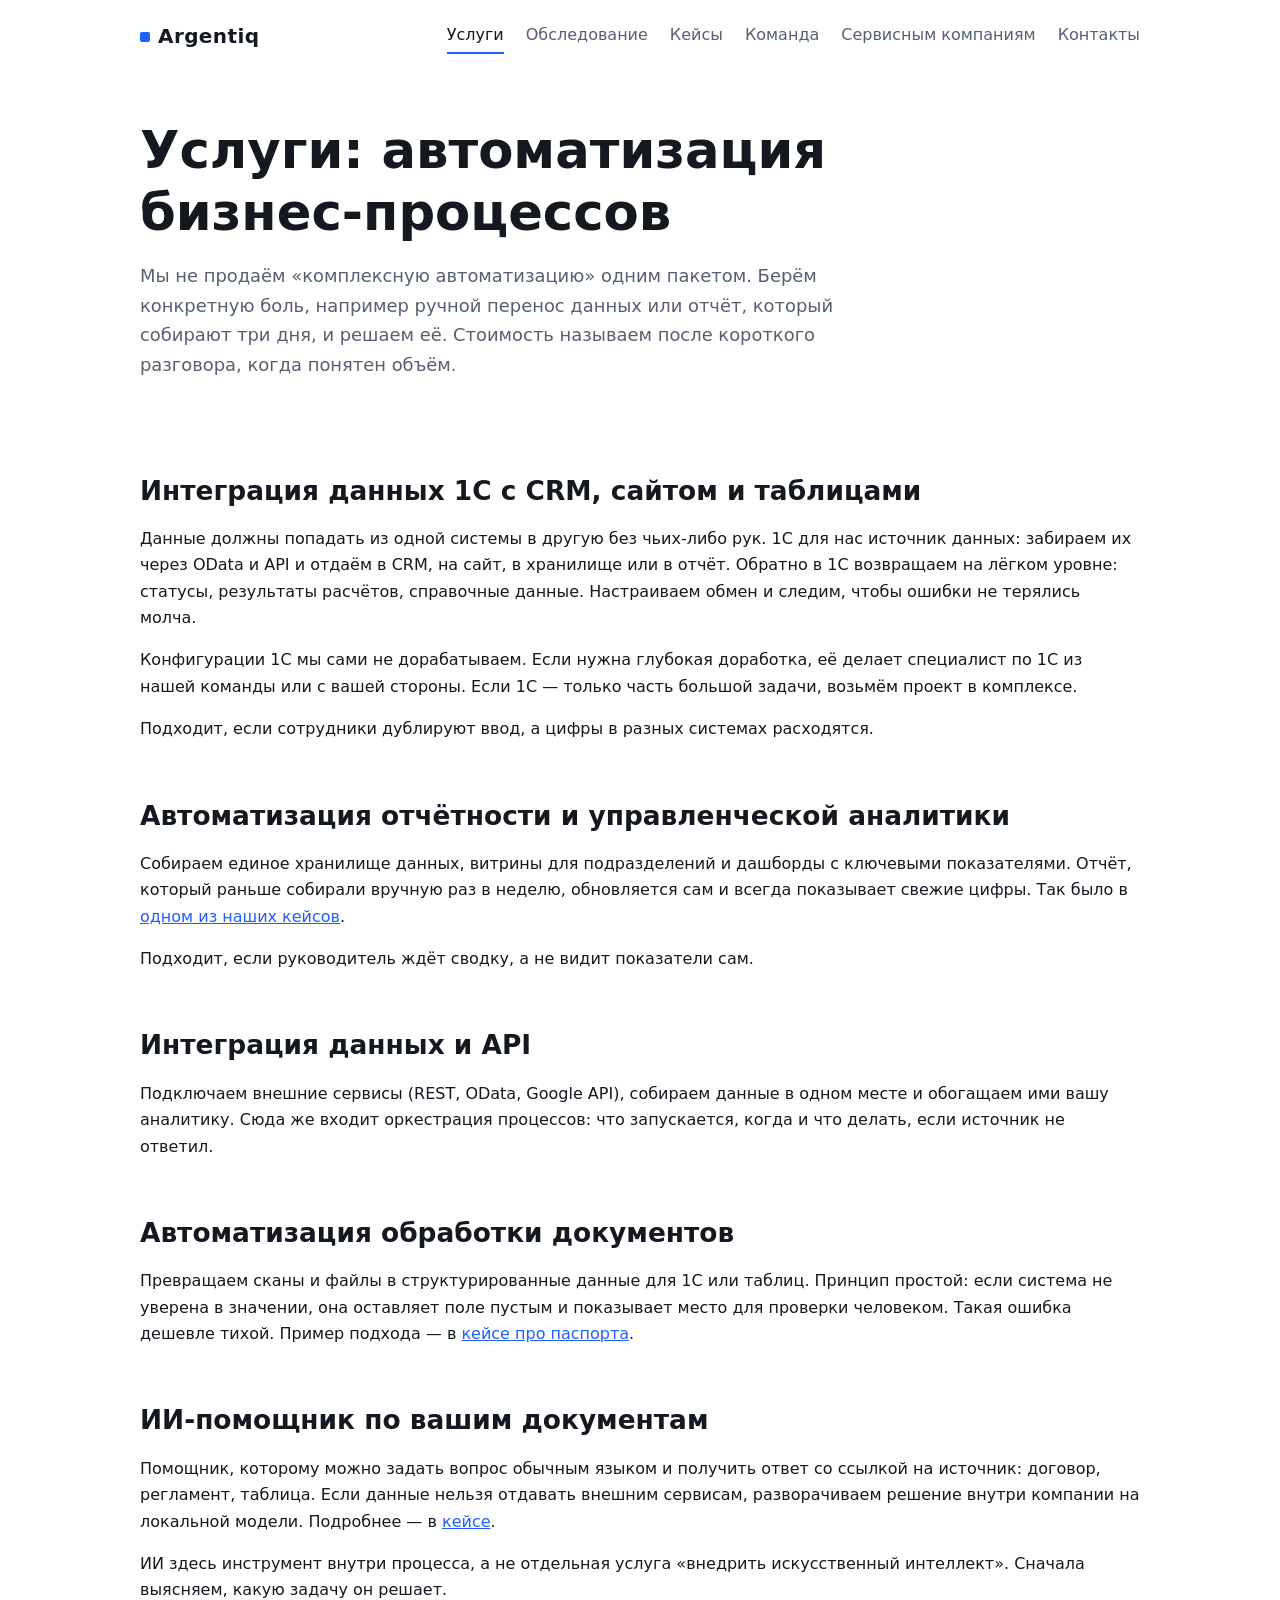
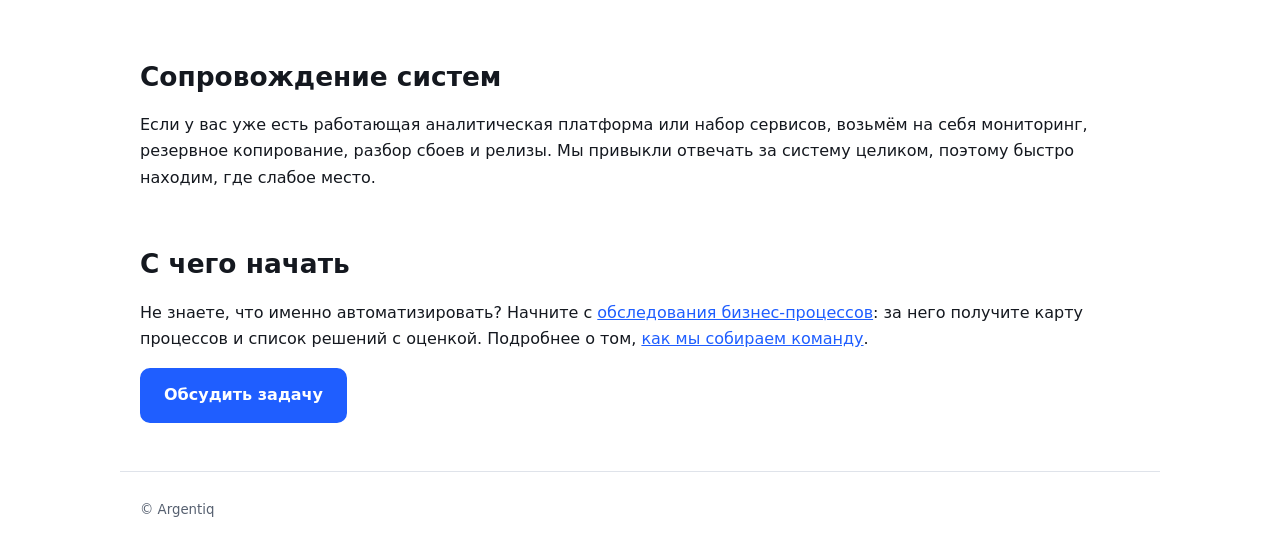
<file: uslugi/index.html>
<!doctype html>
<html lang="ru">
<head>
  <meta charset="utf-8">
  <meta name="viewport" content="width=device-width, initial-scale=1">
  <title>Услуги: интеграция 1С, данных и API, автоматизация отчётности</title>
  <meta name="description" content="Интеграция данных 1С с CRM и сайтом, интеграция API, автоматизация отчётности, обработка документов, ИИ по вашим файлам. Сочи и удалённо.">
  <link rel="canonical" href="https://argentiq.ru/uslugi/">
  <meta property="og:type" content="website">
  <meta property="og:locale" content="ru_RU">
  <meta property="og:title" content="Услуги: интеграция 1С, данных и API, автоматизация отчётности">
  <meta property="og:url" content="https://argentiq.ru/uslugi/">
  <link rel="stylesheet" href="/style.css">
</head>
<body>
  <header class="wrap">
    <a class="logo" href="/">Argentiq</a>
    <nav>
      <a href="/uslugi/" aria-current="page">Услуги</a>
      <a href="/obsledovanie/">Обследование</a>
      <a href="/keysy/">Кейсы</a>
      <a href="/komanda/">Команда</a>
      <a href="/servisnym-kompaniyam/">Сервисным компаниям</a>
      <a href="/#contacts">Контакты</a>
    </nav>
  </header>

  <main class="wrap">
    <section class="hero">
      <h1>Услуги: автоматизация бизнес-процессов</h1>
      <p>Мы не продаём «комплексную автоматизацию» одним пакетом. Берём конкретную боль, например ручной перенос данных или отчёт, который собирают три дня, и решаем её. Стоимость называем после короткого разговора, когда понятен объём.</p>
    </section>

    <section id="integraciya">
      <h2>Интеграция данных 1С с CRM, сайтом и таблицами</h2>
      <p>Данные должны попадать из одной системы в другую без чьих-либо рук. 1С для нас источник данных: забираем их через OData и API и отдаём в CRM, на сайт, в хранилище или в отчёт. Обратно в 1С возвращаем на лёгком уровне: статусы, результаты расчётов, справочные данные. Настраиваем обмен и следим, чтобы ошибки не терялись молча.</p>
      <p>Конфигурации 1С мы сами не дорабатываем. Если нужна глубокая доработка, её делает специалист по 1С из нашей команды или с вашей стороны. Если 1С — только часть большой задачи, возьмём проект в комплексе.</p>
      <p>Подходит, если сотрудники дублируют ввод, а цифры в разных системах расходятся.</p>
    </section>

    <section id="otchetnost">
      <h2>Автоматизация отчётности и управленческой аналитики</h2>
      <p>Собираем единое хранилище данных, витрины для подразделений и дашборды с ключевыми показателями. Отчёт, который раньше собирали вручную раз в неделю, обновляется сам и всегда показывает свежие цифры. Так было в <a href="/keysy/#otchetnost">одном из наших кейсов</a>.</p>
      <p>Подходит, если руководитель ждёт сводку, а не видит показатели сам.</p>
    </section>

    <section id="dannye">
      <h2>Интеграция данных и API</h2>
      <p>Подключаем внешние сервисы (REST, OData, Google API), собираем данные в одном месте и обогащаем ими вашу аналитику. Сюда же входит оркестрация процессов: что запускается, когда и что делать, если источник не ответил.</p>
    </section>

    <section id="dokumenty">
      <h2>Автоматизация обработки документов</h2>
      <p>Превращаем сканы и файлы в структурированные данные для 1С или таблиц. Принцип простой: если система не уверена в значении, она оставляет поле пустым и показывает место для проверки человеком. Такая ошибка дешевле тихой. Пример подхода — в <a href="/keysy/#dokumenty">кейсе про паспорта</a>.</p>
    </section>

    <section id="ii-dokumenty">
      <h2>ИИ-помощник по вашим документам</h2>
      <p>Помощник, которому можно задать вопрос обычным языком и получить ответ со ссылкой на источник: договор, регламент, таблица. Если данные нельзя отдавать внешним сервисам, разворачиваем решение внутри компании на локальной модели. Подробнее — в <a href="/keysy/#ii-po-dokumentam">кейсе</a>.</p>
      <p>ИИ здесь инструмент внутри процесса, а не отдельная услуга «внедрить искусственный интеллект». Сначала выясняем, какую задачу он решает.</p>
    </section>

    <section id="soprovozhdenie">
      <h2>Сопровождение систем</h2>
      <p>Если у вас уже есть работающая аналитическая платформа или набор сервисов, возьмём на себя мониторинг, резервное копирование, разбор сбоев и релизы. Мы привыкли отвечать за систему целиком, поэтому быстро находим, где слабое место.</p>
    </section>

    <section>
      <h2>С чего начать</h2>
      <p>Не знаете, что именно автоматизировать? Начните с <a href="/obsledovanie/">обследования бизнес-процессов</a>: за него получите карту процессов и список решений с оценкой. Подробнее о том, <a href="/komanda/">как мы собираем команду</a>.</p>
      <p><a class="btn" href="/#contacts">Обсудить задачу</a></p>
    </section>
  </main>

  <footer class="wrap">
    <small>&copy; Argentiq</small>
  </footer>
</body>
</html>
</file>
<file: style.css>
:root {
  --bg: #fff;
  --bg-alt: #f4f6fa;
  --fg: #14181f;
  --muted: #566070;
  --accent: #1f5eff;
  --accent-soft: #e8efff;
  --on-accent: #fff;
  --border: #dfe3ea;
  --card: #f7f8fa;
  --radius: 12px;
}

@media (prefers-color-scheme: dark) {
  :root {
    --bg: #0f1216;
    --bg-alt: #151a21;
    --fg: #e8eaed;
    --muted: #9aa3ad;
    --accent: #6c98ff;
    --accent-soft: #1b2740;
    --on-accent: #0b1020;
    --border: #262d37;
    --card: #171c23;
  }
}

* { box-sizing: border-box; }
html { scroll-behavior: smooth; }

body {
  margin: 0;
  background: var(--bg);
  color: var(--fg);
  font: 16px/1.65 system-ui, -apple-system, "Segoe UI", Roboto, sans-serif;
}

a { color: var(--accent); }
a:focus-visible, .btn:focus-visible { outline: 2px solid var(--accent); outline-offset: 3px; border-radius: 6px; }

.wrap { max-width: 1040px; margin: 0 auto; padding: 0 20px; }

/* Шапка */
header.wrap {
  display: flex;
  flex-wrap: wrap;
  justify-content: space-between;
  align-items: center;
  gap: 8px 24px;
  padding-top: 18px;
  padding-bottom: 18px;
}
.logo { font-weight: 800; font-size: 1.25rem; letter-spacing: .02em; color: var(--fg); text-decoration: none; }
.logo::before { content: ""; display: inline-block; width: 10px; height: 10px; margin-right: 8px; background: var(--accent); border-radius: 2px; transform: translateY(-1px); }
nav { display: flex; flex-wrap: wrap; gap: 4px 22px; }
nav a { color: var(--muted); text-decoration: none; padding: 4px 0; border-bottom: 2px solid transparent; }
nav a:hover { color: var(--fg); }
nav a[aria-current="page"] { color: var(--fg); border-bottom-color: var(--accent); }

/* Заголовки */
h1 { line-height: 1.2; }
h2 { font-size: 1.65rem; margin: 56px 0 18px; line-height: 1.3; }
h3 { font-size: 1.15rem; margin: 0 0 8px; }
.lead { color: var(--muted); font-size: 1.1rem; max-width: 42em; }
.eyebrow { display: inline-block; margin: 0 0 14px; padding: 4px 12px; font-size: .85rem; font-weight: 600; color: var(--accent); background: var(--accent-soft); border-radius: 999px; }

/* Первый экран */
.hero { padding: 48px 0 24px; }
.hero h1 { font-size: clamp(2rem, 5.5vw, 3.2rem); margin: 0 0 18px; max-width: 18em; }
.hero p { color: var(--muted); font-size: 1.12rem; margin: 0 0 14px; max-width: 40em; }
.hero-actions { display: flex; flex-wrap: wrap; gap: 12px; margin-top: 26px; }
.hero-meta { margin-top: 18px !important; font-size: .95rem !important; }

/* Кнопки */
.btn {
  display: inline-block;
  padding: 12px 22px;
  background: var(--accent);
  color: var(--on-accent);
  border: 2px solid var(--accent);
  border-radius: 10px;
  text-decoration: none;
  font-weight: 600;
  transition: transform .15s ease, box-shadow .15s ease, opacity .15s ease;
}
.btn:hover { transform: translateY(-1px); box-shadow: 0 6px 18px rgba(31, 94, 255, .25); }
.btn-ghost { background: transparent; color: var(--accent); }
.btn-ghost:hover { background: var(--accent-soft); box-shadow: none; }

/* Диаграмма потока данных */
.flow {
  margin: 36px 0 8px;
  padding: 20px;
  background: var(--bg-alt);
  border: 1px solid var(--border);
  border-radius: var(--radius);
}
.flow { overflow-x: auto; }
.flow svg { display: block; width: 100%; min-width: 560px; height: auto; }
.flow figcaption { margin-top: 10px; color: var(--muted); font-size: .9rem; text-align: center; }
.flow .node { fill: var(--bg); stroke: var(--border); stroke-width: 1.5; }
.flow .node-core { fill: var(--accent-soft); stroke: var(--accent); stroke-width: 1.5; }
.flow text { fill: var(--fg); font: 600 13px system-ui, -apple-system, "Segoe UI", Roboto, sans-serif; text-anchor: middle; }
.flow .sub { fill: var(--muted); font-weight: 400; font-size: 11px; }
.flow .edge { stroke: var(--muted); stroke-width: 1.5; fill: none; }
.flow .arrow { fill: var(--muted); }

/* Карточки */
.grid { display: grid; grid-template-columns: repeat(auto-fit, minmax(220px, 1fr)); gap: 16px; }

.card {
  display: flex;
  flex-direction: column;
  gap: 8px;
  padding: 22px;
  background: var(--card);
  border: 1px solid var(--border);
  border-radius: var(--radius);
  color: inherit;
  text-decoration: none;
  transition: transform .15s ease, border-color .15s ease, box-shadow .15s ease;
}
a.card:hover { border-color: var(--accent); transform: translateY(-2px); box-shadow: 0 8px 22px rgba(20, 24, 31, .08); }
.card h3 { margin: 0; }
.card p { margin: 0; color: var(--muted); flex: 1; }
.card .more { color: var(--accent); font-weight: 600; margin-top: 6px; }
.card-primary { background: var(--accent-soft); border-color: var(--accent); }

/* Шаги */
.step-num { display: inline-flex; align-items: center; justify-content: center; width: 32px; height: 32px; margin-bottom: 6px; color: var(--on-accent); background: var(--accent); border-radius: 50%; font-weight: 700; }

/* Плашка со стеком */
.stack { display: flex; flex-wrap: wrap; gap: 8px; padding: 0; margin: 0; list-style: none; }
.stack li { padding: 6px 14px; background: var(--card); border: 1px solid var(--border); border-radius: 999px; font-size: .9rem; color: var(--muted); }

/* Кейсы */
.case { padding: 28px 0; border-top: 1px solid var(--border); }
.case:first-of-type { border-top: 0; }
.case h2 { margin-top: 0; }
.case dt { font-weight: 700; margin-top: 16px; }
.case dd { margin: 4px 0 0; }
.tags { display: flex; flex-wrap: wrap; gap: 6px; padding: 0; margin: 16px 0 0; list-style: none; }
.tags li { padding: 3px 11px; background: var(--card); border: 1px solid var(--border); border-radius: 999px; font-size: .85rem; color: var(--muted); }
.status { display: inline-block; padding: 3px 11px; border-radius: 999px; font-size: .8rem; background: var(--accent-soft); color: var(--accent); }

.steps { padding-left: 20px; }
.steps li { margin-bottom: 10px; }

.note { padding: 14px 18px; background: var(--card); border-left: 3px solid var(--accent); border-radius: 6px; }

/* Призыв к действию */
.cta-band {
  margin: 56px 0 8px;
  padding: 32px;
  text-align: center;
  background: var(--accent-soft);
  border: 1px solid var(--accent);
  border-radius: var(--radius);
}
.cta-band h2 { margin: 0 0 10px; }
.cta-band p { margin: 0 auto 18px; max-width: 36em; color: var(--muted); }

.contacts { padding-bottom: 24px; }
.contacts ul { padding-left: 20px; }

footer.wrap { margin-top: 48px; padding-top: 24px; padding-bottom: 28px; border-top: 1px solid var(--border); color: var(--muted); }

@media (prefers-reduced-motion: reduce) {
  html { scroll-behavior: auto; }
  .btn, .card { transition: none; }
  .btn:hover, a.card:hover { transform: none; }
}

@media (max-width: 560px) {
  .hero { padding-top: 28px; }
  .flow { padding: 12px; }
  .cta-band { padding: 24px 18px; }
}
</file>
